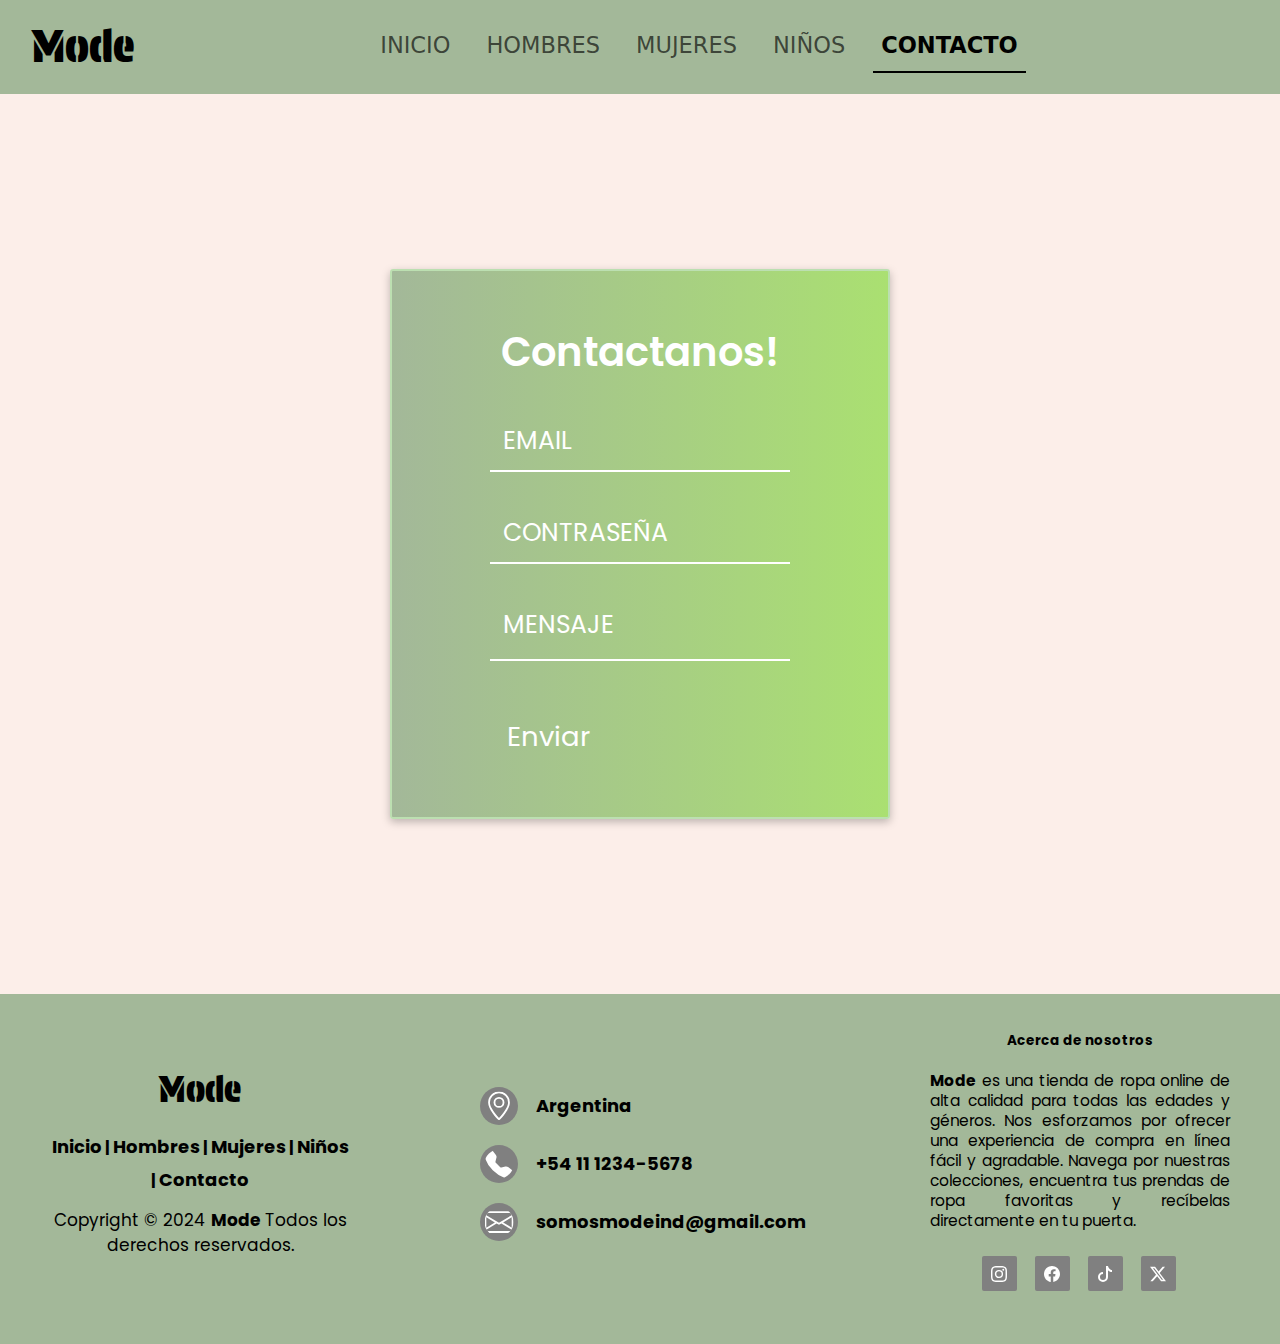
<file: pages/contacto.html>
<!doctype html>
<html lang="en">

<head>
    <meta charset="utf-8">
    <meta name="viewport" content="width=device-width, initial-scale=1">
    <title>Contacto | Mode Indumentaria</title>
    <meta name="description" content="En MODE compra ropa, calzado y accesorios para Hombre, Mujeres y Niños de forma online. Aprovecha las ofertas del dia, los envios a toda la Argentina y las cuotas sin interes." >
    <meta name="keywords" content="MODE, ropa, calzado, accesorios, Hombre, Mujer, Niños, online, ofertas, envios, Argentina, cuotas" >
    <link rel="shortcut icon" href="https://cdn.vectorstock.com/i/preview-1x/40/90/monogram-letter-m-logo-mockup-thin-line-vector-8474090.jpg">
    <!-- Bootstrap -->
    <link href="https://cdn.jsdelivr.net/npm/bootstrap@5.3.3/dist/css/bootstrap.min.css" rel="stylesheet"
        integrity="sha384-QWTKZyjpPEjISv5WaRU9OFeRpok6YctnYmDr5pNlyT2bRjXh0JMhjY6hW+ALEwIH" crossorigin="anonymous">
    <!-- Link animate.css -->
    <link rel="stylesheet" href="https://cdnjs.cloudflare.com/ajax/libs/animate.css/4.1.1/animate.min.css" />
    <!-- CSS -->
    <link rel="stylesheet" href="../css/style.css">
</head>

<body>
    <!-- Barra de navegacion -->
    <nav class="navbar navbar-expand-md bg-body-tertiary nav-underline navegacion">
        <div class="container-fluid">
            <a class="navbar-brand logo animate__animated animate__flip" href="../index.html">Mode</a>
            <button class="navbar-toggler" type="button" data-bs-toggle="collapse" data-bs-target="#navbarNav"
                aria-controls="navbarNav" aria-expanded="false" aria-label="Toggle navigation">
                <span class="navbar-toggler-icon"></span>
            </button>
            <div class="collapse navbar-collapse" id="navbarNav">
                <ul class="navbar-nav">
                    <li class="nav-item link">
                        <a class="nav-link" href="../index.html">INICIO</a>
                    </li>
                    <li class="nav-item link">
                        <a class="nav-link" href="./hombres.html">HOMBRES</a>
                    </li>
                    <li class="nav-item link">
                        <a class="nav-link" href="./mujeres.html">MUJERES</a>
                    </li>
                    <li class="nav-item link">
                        <a class="nav-link" href="./niños.html">NIÑOS</a>
                    </li>
                    <li class="nav-item link">
                        <a class="nav-link active" aria-current="page" href="./contacto.html">CONTACTO</a>
                    </li>
                </ul>
            </div>
        </div>
    </nav>
    <!-- Main contacto -->
    <main class="main-contacto">
        <div class="container">
            <h2>Contactanos!</h2>
            <form action="#" method="get">
                <div class="input">
                    <input type="email" name="email"  required>
                    <label for="email">Email</label>
                </div>
                <div class="input">
                    <input type="password" name="contraseña"  required>
                    <label for="contraseña">Contraseña</label>
                </div>
                <div class="input">
                    <textarea name="mensaje" cols="30" rows="1"></textarea>
                    <label for="mensaje">Mensaje</label>
                </div>
                <button>Enviar</button>
            </form>
        </div>
    </main>
    <!-- Footer -->
    <footer class="footer-distributed">

        <div class="footer-left">
            <h3>Mode</h3>

            <p class="footer-links">
                <a href="./index.html">Inicio</a>
                |
                <a href="./pages/hombres.html">Hombres</a>
                |
                <a href="./pages/mujeres.html">Mujeres</a>
                |
                <a href="./pages/niños.html">Niños</a>
                |
                <a href="./pages/contacto.html">Contacto</a>
            </p>

            <p class="footer-company-name">Copyright © 2024 <strong>Mode</strong> Todos los derechos reservados.</p>
        </div>

        <div class="footer-center">
            <div>
                <svg xmlns="http://www.w3.org/2000/svg" width="16" height="16" fill="currentColor" class="bi bi-geo-alt" viewBox="0 0 16 16">
                    <path d="M12.166 8.94c-.524 1.062-1.234 2.12-1.96 3.07A32 32 0 0 1 8 14.58a32 32 0 0 1-2.206-2.57c-.726-.95-1.436-2.008-1.96-3.07C3.304 7.867 3 6.862 3 6a5 5 0 0 1 10 0c0 .862-.305 1.867-.834 2.94M8 16s6-5.686 6-10A6 6 0 0 0 2 6c0 4.314 6 10 6 10"/>
                    <path d="M8 8a2 2 0 1 1 0-4 2 2 0 0 1 0 4m0 1a3 3 0 1 0 0-6 3 3 0 0 0 0 6"/>
                </svg>
                <p>Argentina</p>
            </div>

            <div>
                <svg xmlns="http://www.w3.org/2000/svg" width="16" height="16" fill="currentColor" class="bi bi-telephone-fill" viewBox="0 0 16 16">
                    <path fill-rule="evenodd" d="M1.885.511a1.745 1.745 0 0 1 2.61.163L6.29 2.98c.329.423.445.974.315 1.494l-.547 2.19a.68.68 0 0 0 .178.643l2.457 2.457a.68.68 0 0 0 .644.178l2.189-.547a1.75 1.75 0 0 1 1.494.315l2.306 1.794c.829.645.905 1.87.163 2.611l-1.034 1.034c-.74.74-1.846 1.065-2.877.702a18.6 18.6 0 0 1-7.01-4.42 18.6 18.6 0 0 1-4.42-7.009c-.362-1.03-.037-2.137.703-2.877z"/>
                </svg>
                <p>+54 11 1234-5678</p>
            </div>
            <div>
                <svg xmlns="http://www.w3.org/2000/svg" width="16" height="16" fill="currentColor" class="bi bi-envelope" viewBox="0 0 16 16">
                    <path d="M0 4a2 2 0 0 1 2-2h12a2 2 0 0 1 2 2v8a2 2 0 0 1-2 2H2a2 2 0 0 1-2-2zm2-1a1 1 0 0 0-1 1v.217l7 4.2 7-4.2V4a1 1 0 0 0-1-1zm13 2.383-4.708 2.825L15 11.105zm-.034 6.876-5.64-3.471L8 9.583l-1.326-.795-5.64 3.47A1 1 0 0 0 2 13h12a1 1 0 0 0 .966-.741M1 11.105l4.708-2.897L1 5.383z"/>
                </svg>
                <p><a href="#">somosmodeind@gmail.com</a></p>
            </div>
        </div>
        <div class="footer-right">
            <p class="footer-company-about">
                <span>Acerca de nosotros</span>
                <strong>Mode</strong> es una tienda de ropa online de alta calidad para todas las edades y géneros. Nos esforzamos por ofrecer una experiencia de compra en línea fácil y agradable. Navega por
                nuestras colecciones, encuentra tus prendas de ropa favoritas y recíbelas directamente en tu puerta.
            </p>
            <div class="footer-icons">
                <a href="#"><svg xmlns="http://www.w3.org/2000/svg" width="16" height="16" fill="currentColor" class="bi bi-instagram" viewBox="0 0 16 16">
                    <path d="M8 0C5.829 0 5.556.01 4.703.048 3.85.088 3.269.222 2.76.42a3.9 3.9 0 0 0-1.417.923A3.9 3.9 0 0 0 .42 2.76C.222 3.268.087 3.85.048 4.7.01 5.555 0 5.827 0 8.001c0 2.172.01 2.444.048 3.297.04.852.174 1.433.372 1.942.205.526.478.972.923 1.417.444.445.89.719 1.416.923.51.198 1.09.333 1.942.372C5.555 15.99 5.827 16 8 16s2.444-.01 3.298-.048c.851-.04 1.434-.174 1.943-.372a3.9 3.9 0 0 0 1.416-.923c.445-.445.718-.891.923-1.417.197-.509.332-1.09.372-1.942C15.99 10.445 16 10.173 16 8s-.01-2.445-.048-3.299c-.04-.851-.175-1.433-.372-1.941a3.9 3.9 0 0 0-.923-1.417A3.9 3.9 0 0 0 13.24.42c-.51-.198-1.092-.333-1.943-.372C10.443.01 10.172 0 7.998 0zm-.717 1.442h.718c2.136 0 2.389.007 3.232.046.78.035 1.204.166 1.486.275.373.145.64.319.92.599s.453.546.598.92c.11.281.24.705.275 1.485.039.843.047 1.096.047 3.231s-.008 2.389-.047 3.232c-.035.78-.166 1.203-.275 1.485a2.5 2.5 0 0 1-.599.919c-.28.28-.546.453-.92.598-.28.11-.704.24-1.485.276-.843.038-1.096.047-3.232.047s-2.39-.009-3.233-.047c-.78-.036-1.203-.166-1.485-.276a2.5 2.5 0 0 1-.92-.598 2.5 2.5 0 0 1-.6-.92c-.109-.281-.24-.705-.275-1.485-.038-.843-.046-1.096-.046-3.233s.008-2.388.046-3.231c.036-.78.166-1.204.276-1.486.145-.373.319-.64.599-.92s.546-.453.92-.598c.282-.11.705-.24 1.485-.276.738-.034 1.024-.044 2.515-.045zm4.988 1.328a.96.96 0 1 0 0 1.92.96.96 0 0 0 0-1.92m-4.27 1.122a4.109 4.109 0 1 0 0 8.217 4.109 4.109 0 0 0 0-8.217m0 1.441a2.667 2.667 0 1 1 0 5.334 2.667 2.667 0 0 1 0-5.334"/>
                </svg></a>
                <a href="#"><svg xmlns="http://www.w3.org/2000/svg" width="16" height="16" fill="currentColor" class="bi bi-facebook" viewBox="0 0 16 16">
                    <path d="M16 8.049c0-4.446-3.582-8.05-8-8.05C3.58 0-.002 3.603-.002 8.05c0 4.017 2.926 7.347 6.75 7.951v-5.625h-2.03V8.05H6.75V6.275c0-2.017 1.195-3.131 3.022-3.131.876 0 1.791.157 1.791.157v1.98h-1.009c-.993 0-1.303.621-1.303 1.258v1.51h2.218l-.354 2.326H9.25V16c3.824-.604 6.75-3.934 6.75-7.951"/>
                </svg></i></a>
                <a href="#"><svg xmlns="http://www.w3.org/2000/svg" width="16" height="16" fill="currentColor" class="bi bi-tiktok" viewBox="0 0 16 16">
                    <path d="M9 0h1.98c.144.715.54 1.617 1.235 2.512C12.895 3.389 13.797 4 15 4v2c-1.753 0-3.07-.814-4-1.829V11a5 5 0 1 1-5-5v2a3 3 0 1 0 3 3z"/>
                </svg></a>
                <a href="#"><svg xmlns="http://www.w3.org/2000/svg" width="16" height="16" fill="currentColor" class="bi bi-twitter-x" viewBox="0 0 16 16">
                    <path d="M12.6.75h2.454l-5.36 6.142L16 15.25h-4.937l-3.867-5.07-4.425 5.07H.316l5.733-6.57L0 .75h5.063l3.495 4.633L12.601.75Zm-.86 13.028h1.36L4.323 2.145H2.865z"/>
                </svg></a>
            </div>
        </div>
    </footer>
    <script src="https://cdn.jsdelivr.net/npm/bootstrap@5.3.3/dist/js/bootstrap.bundle.min.js"
        integrity="sha384-YvpcrYf0tY3lHB60NNkmXc5s9fDVZLESaAA55NDzOxhy9GkcIdslK1eN7N6jIeHz"
        crossorigin="anonymous"></script>
</body>

</html>
</file>
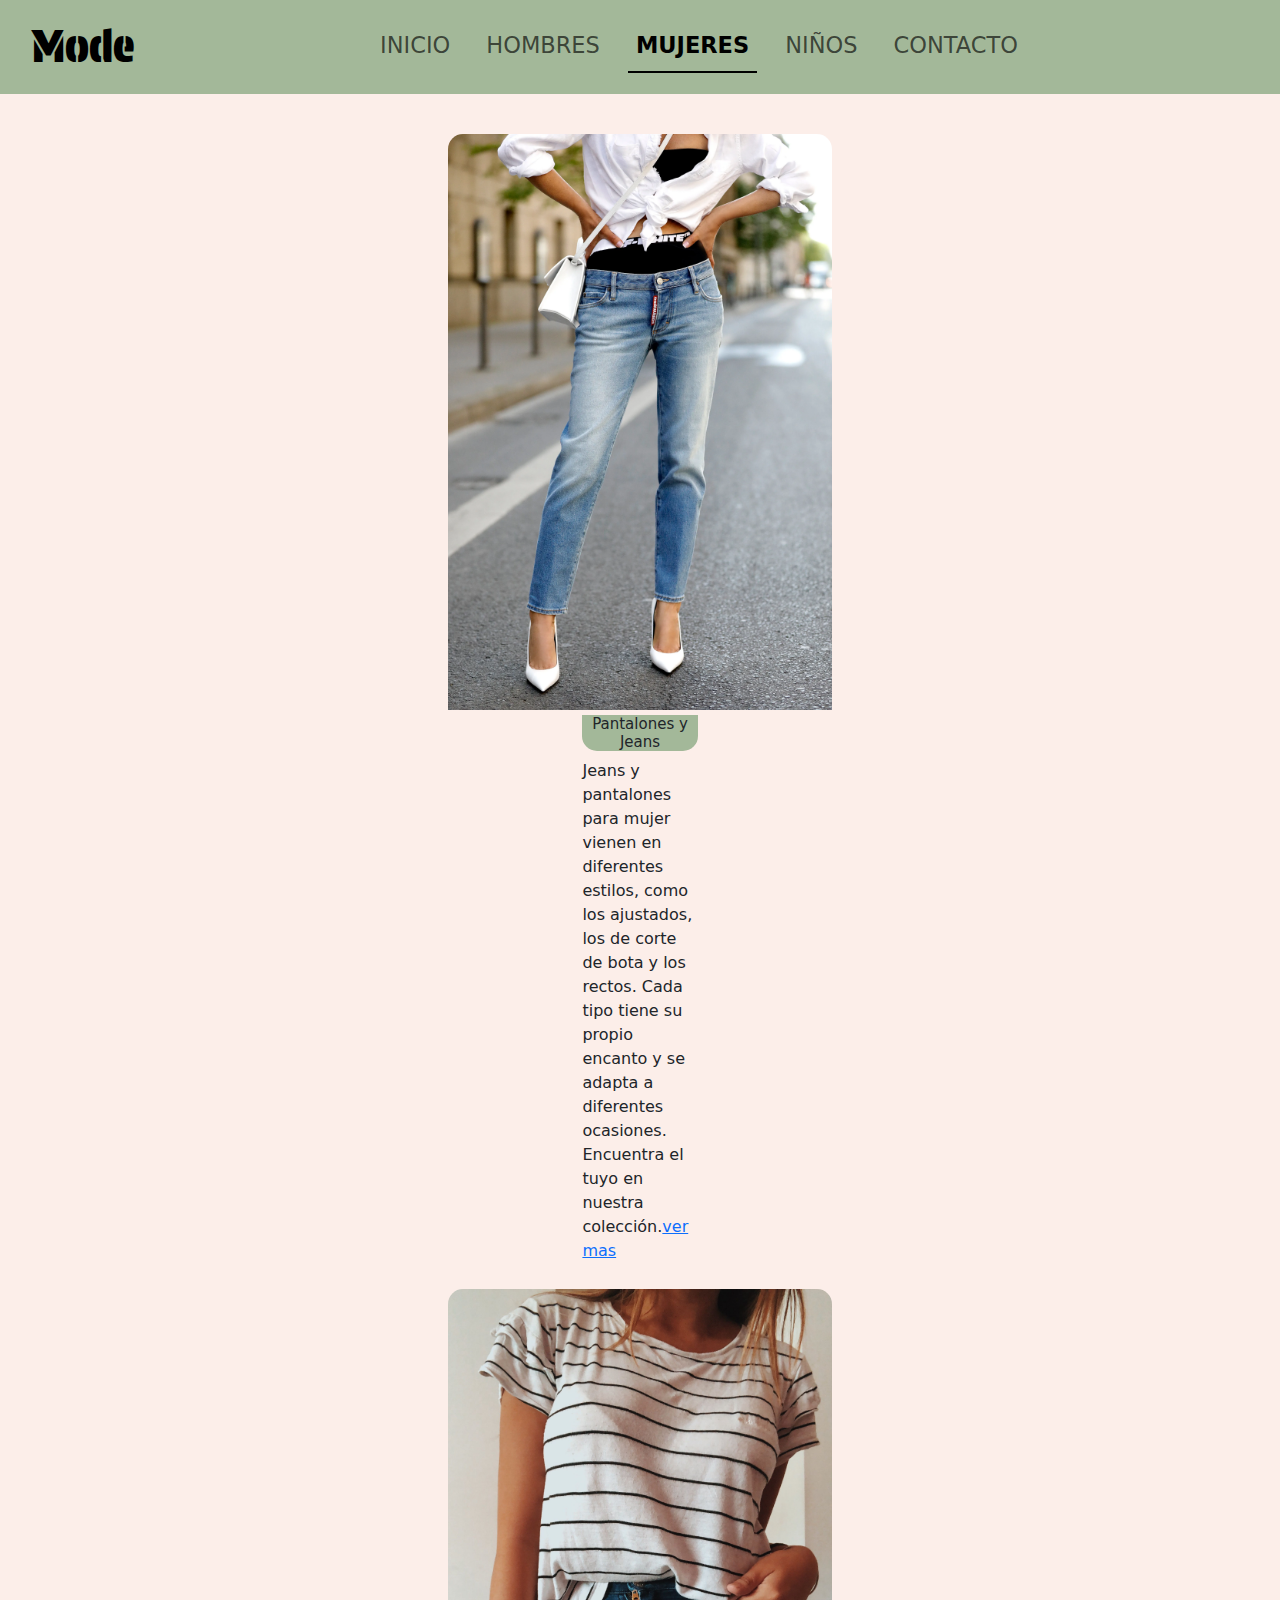
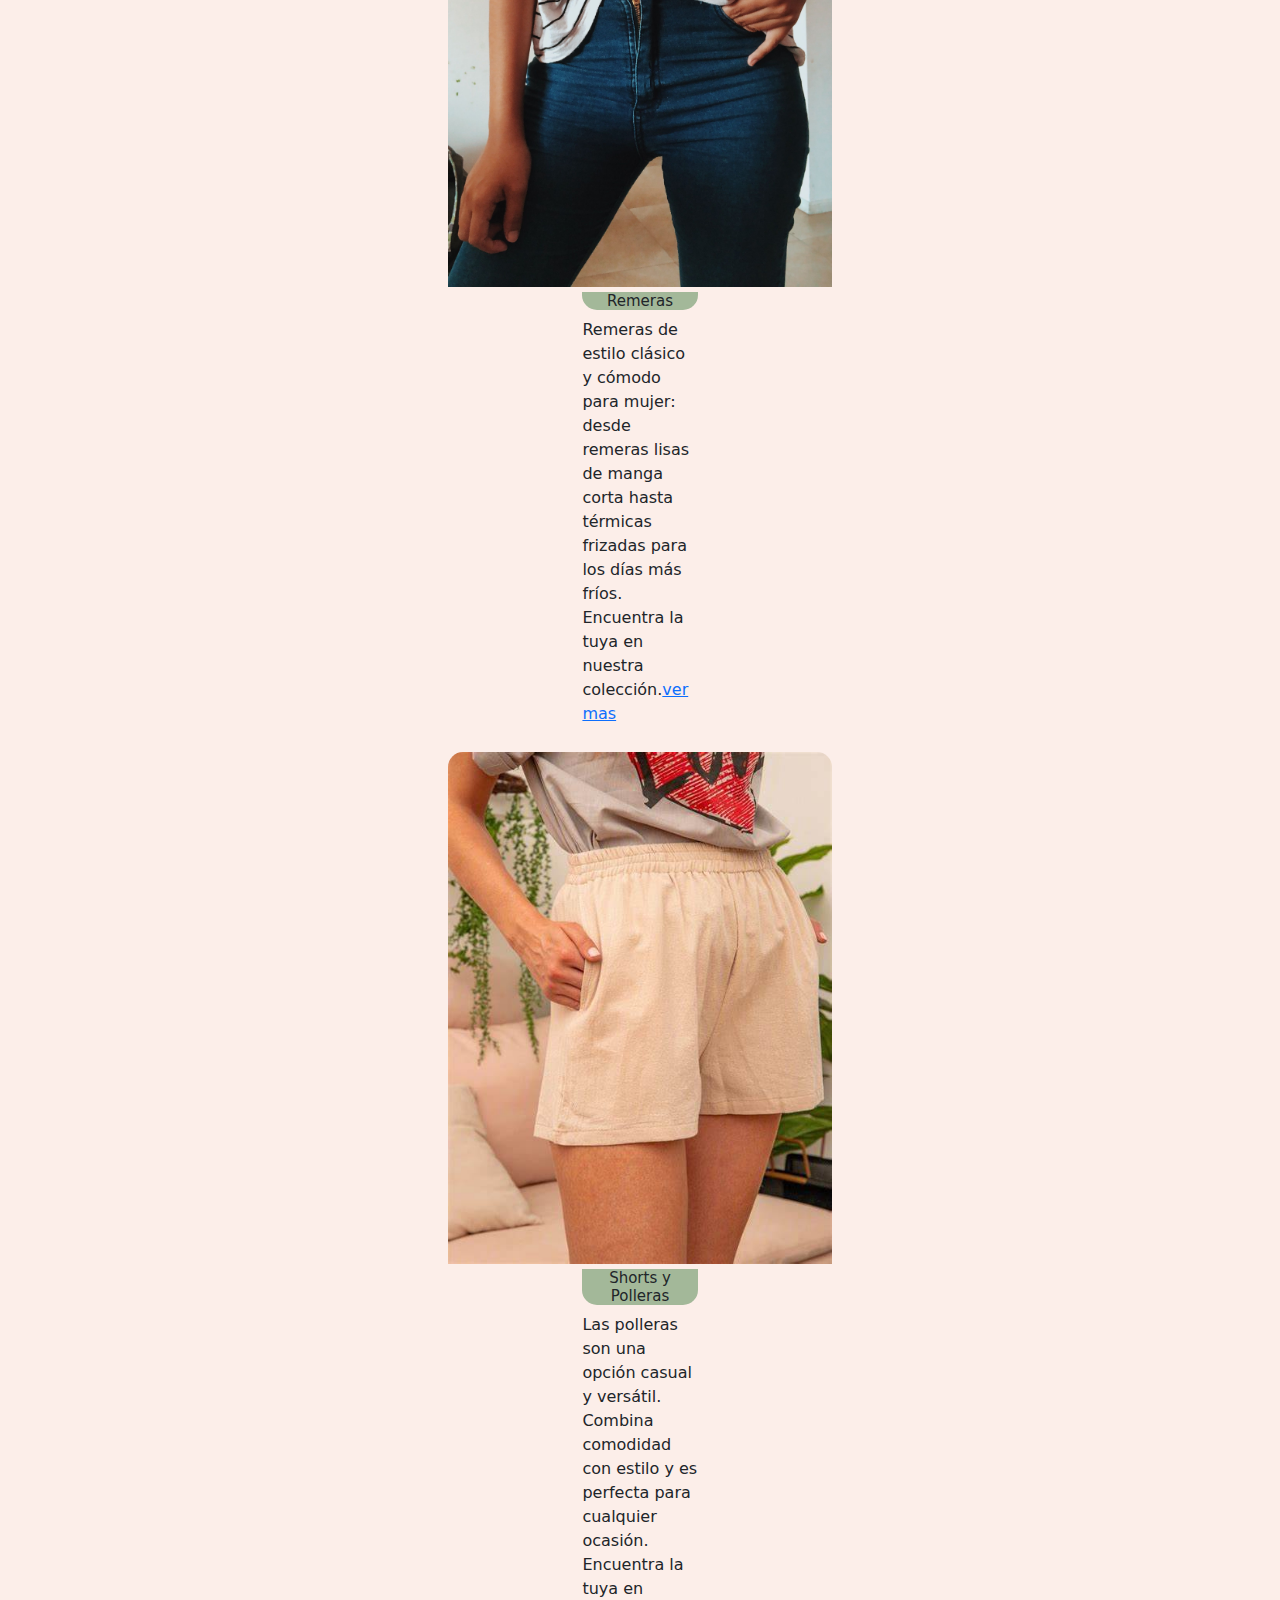
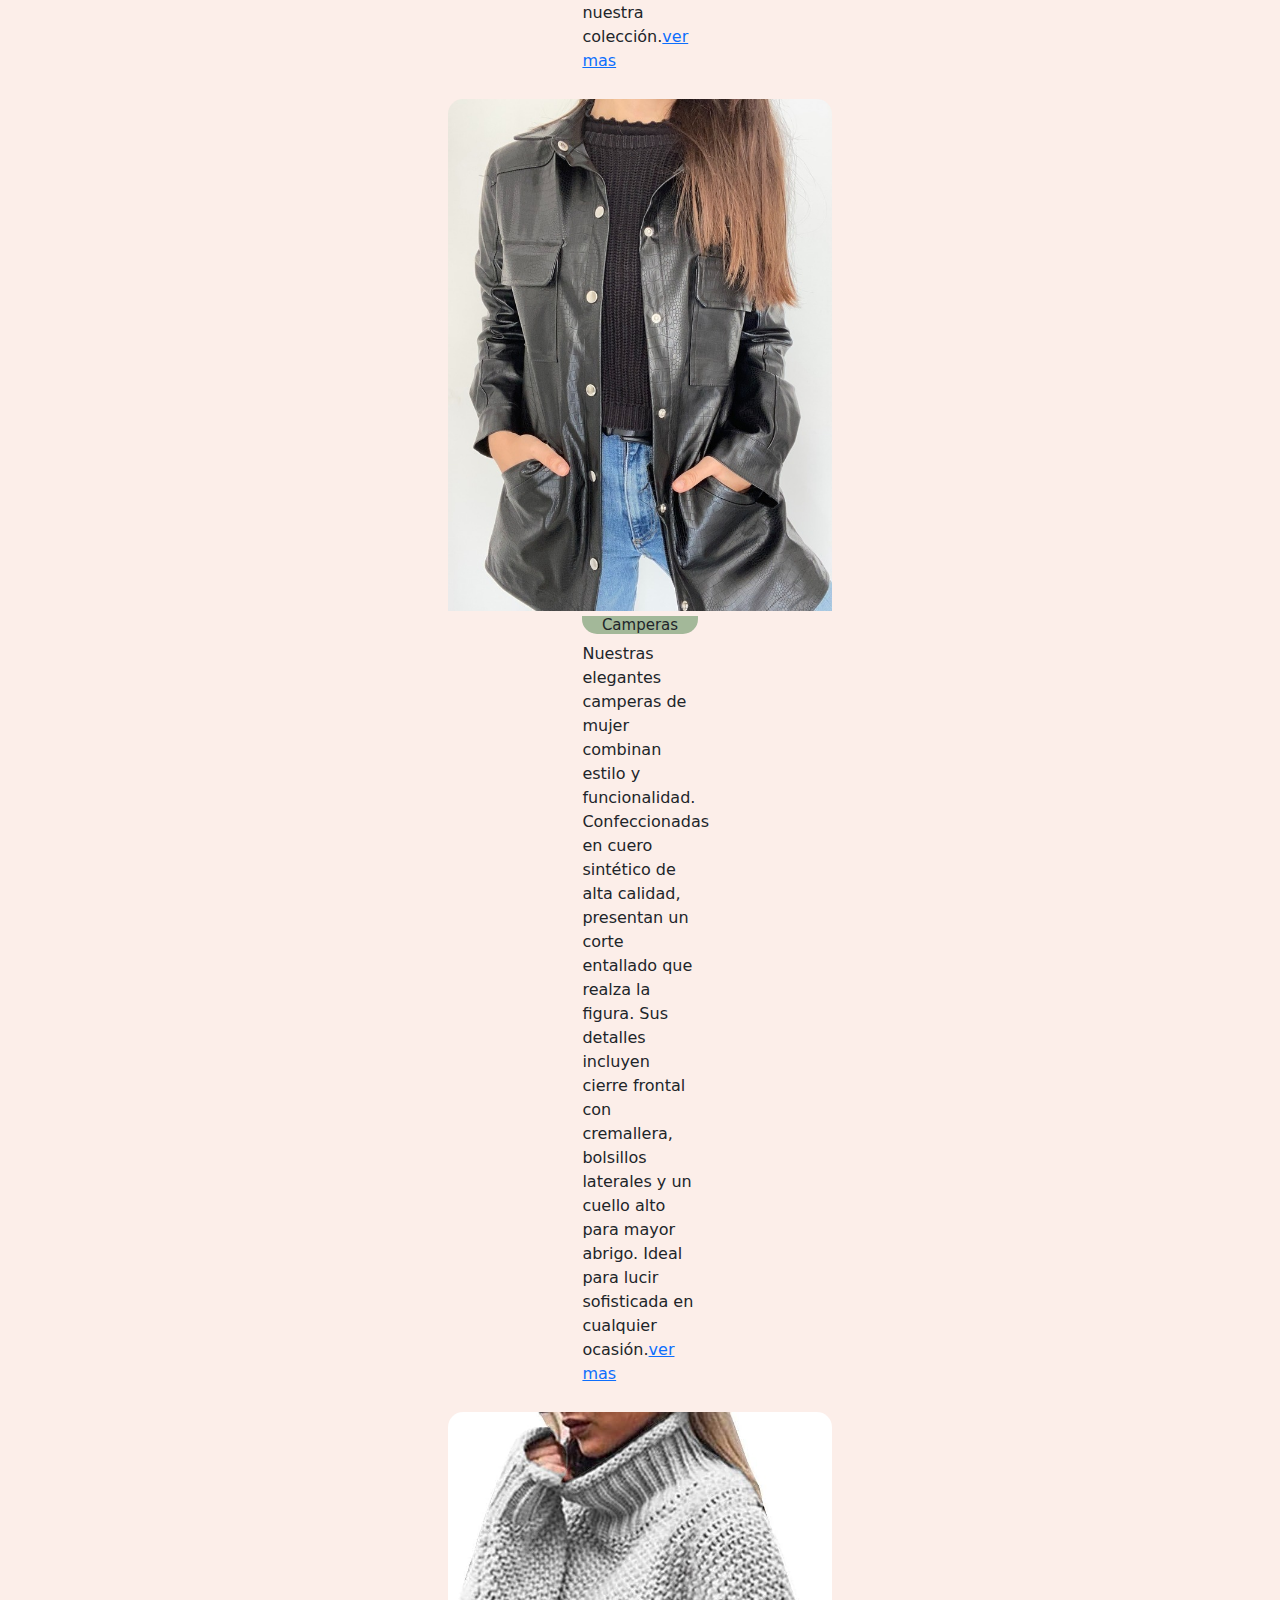
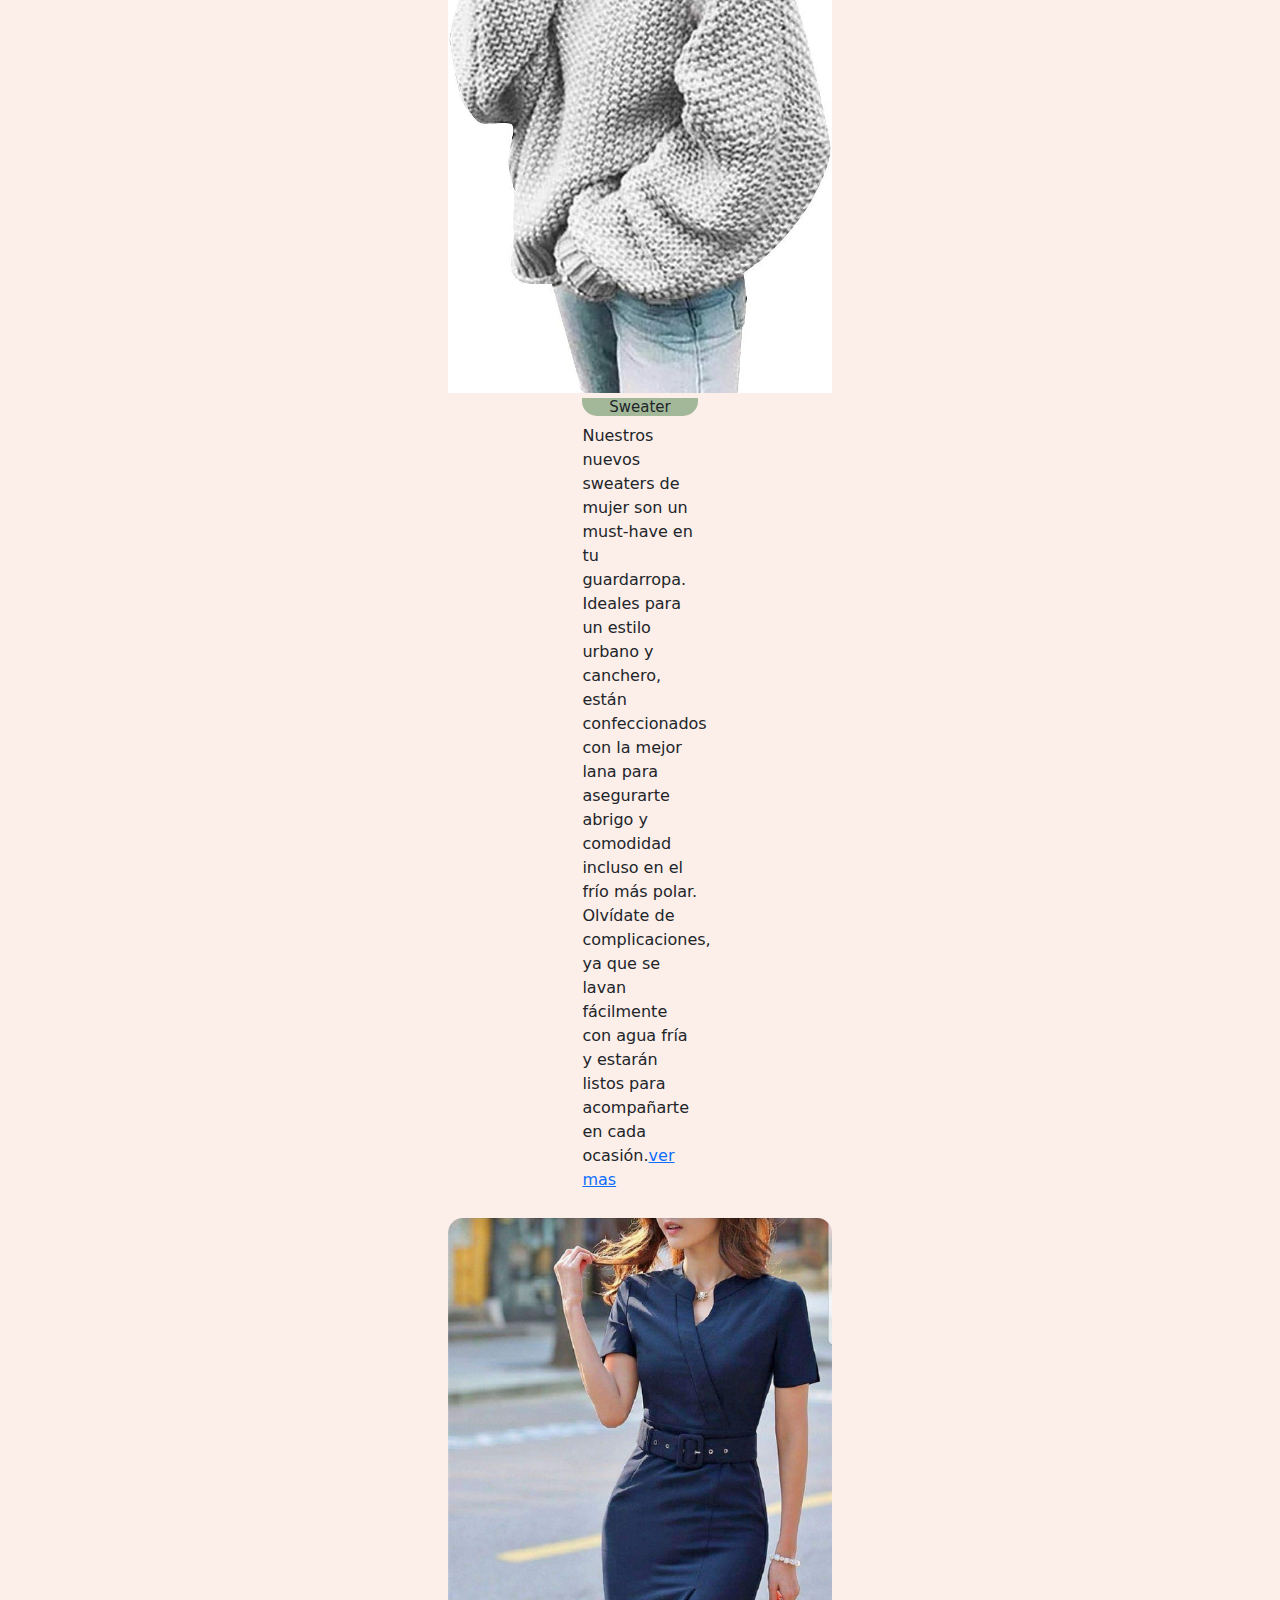
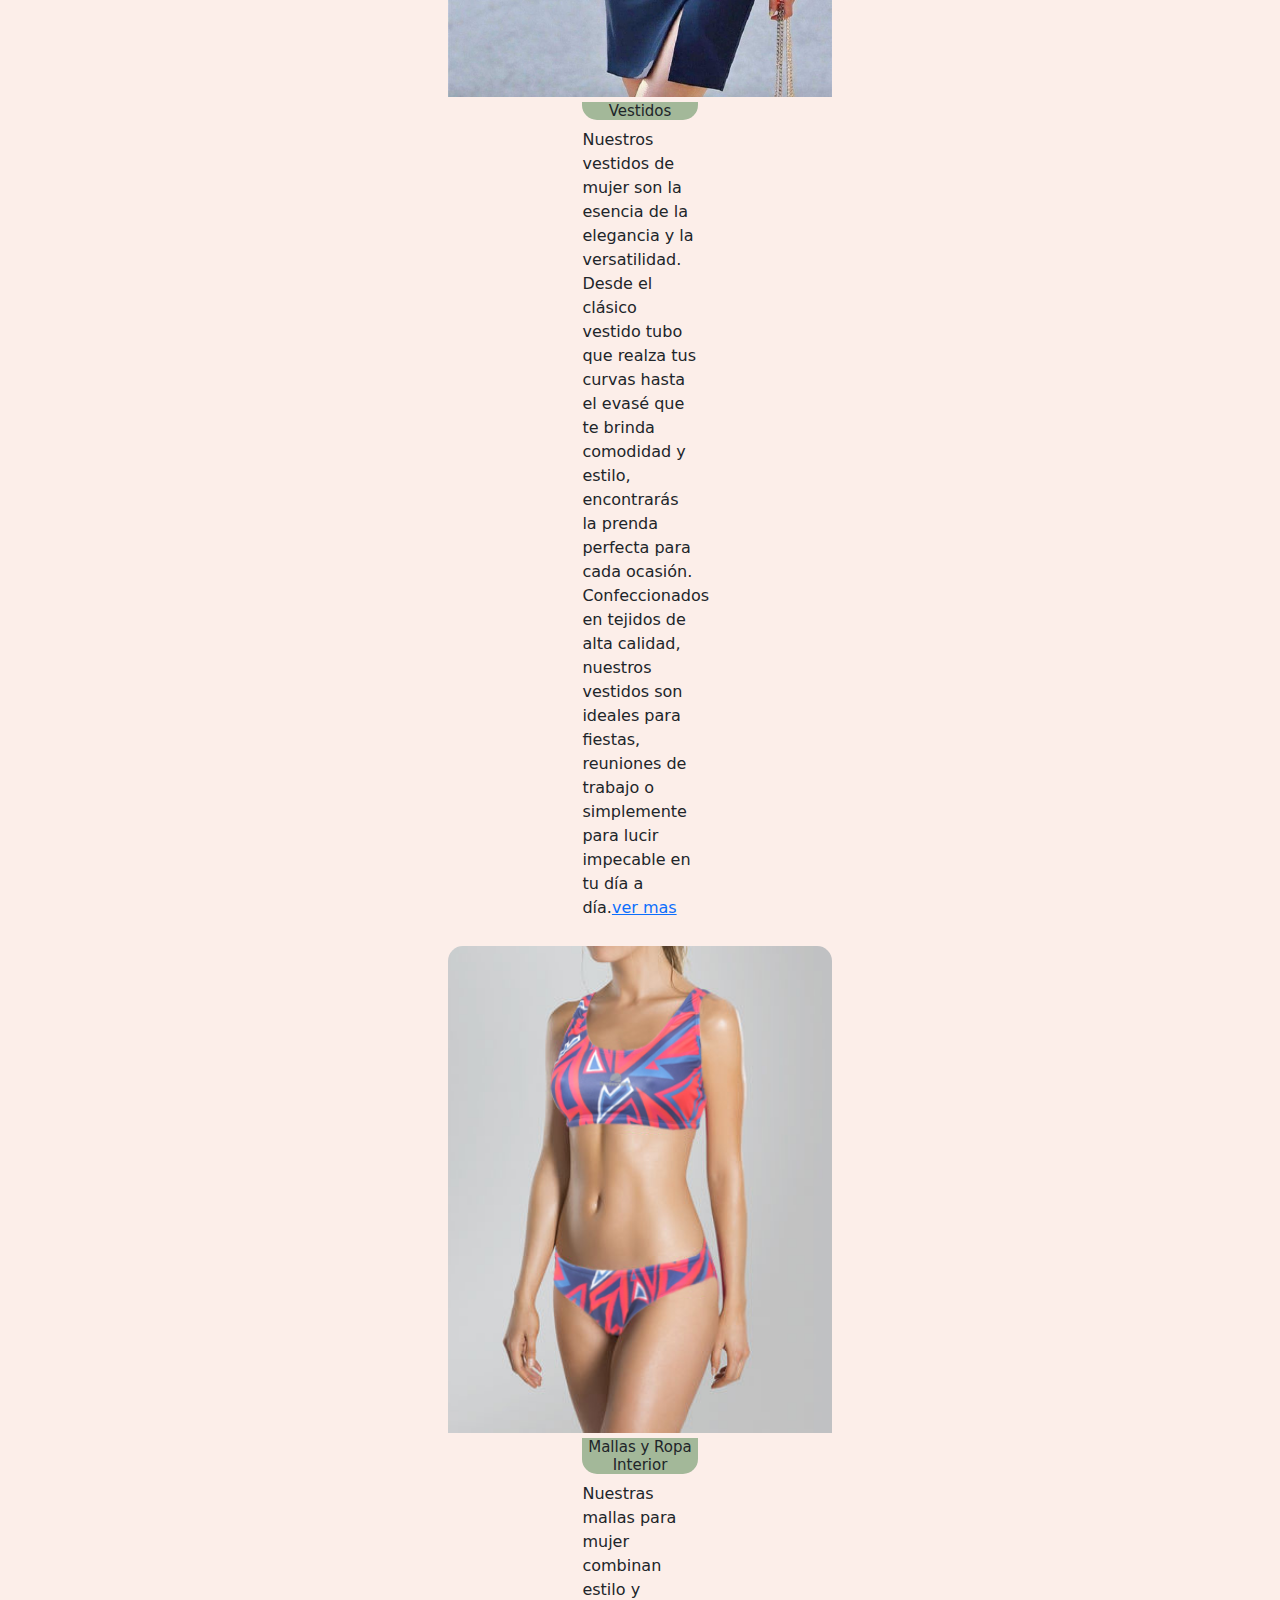
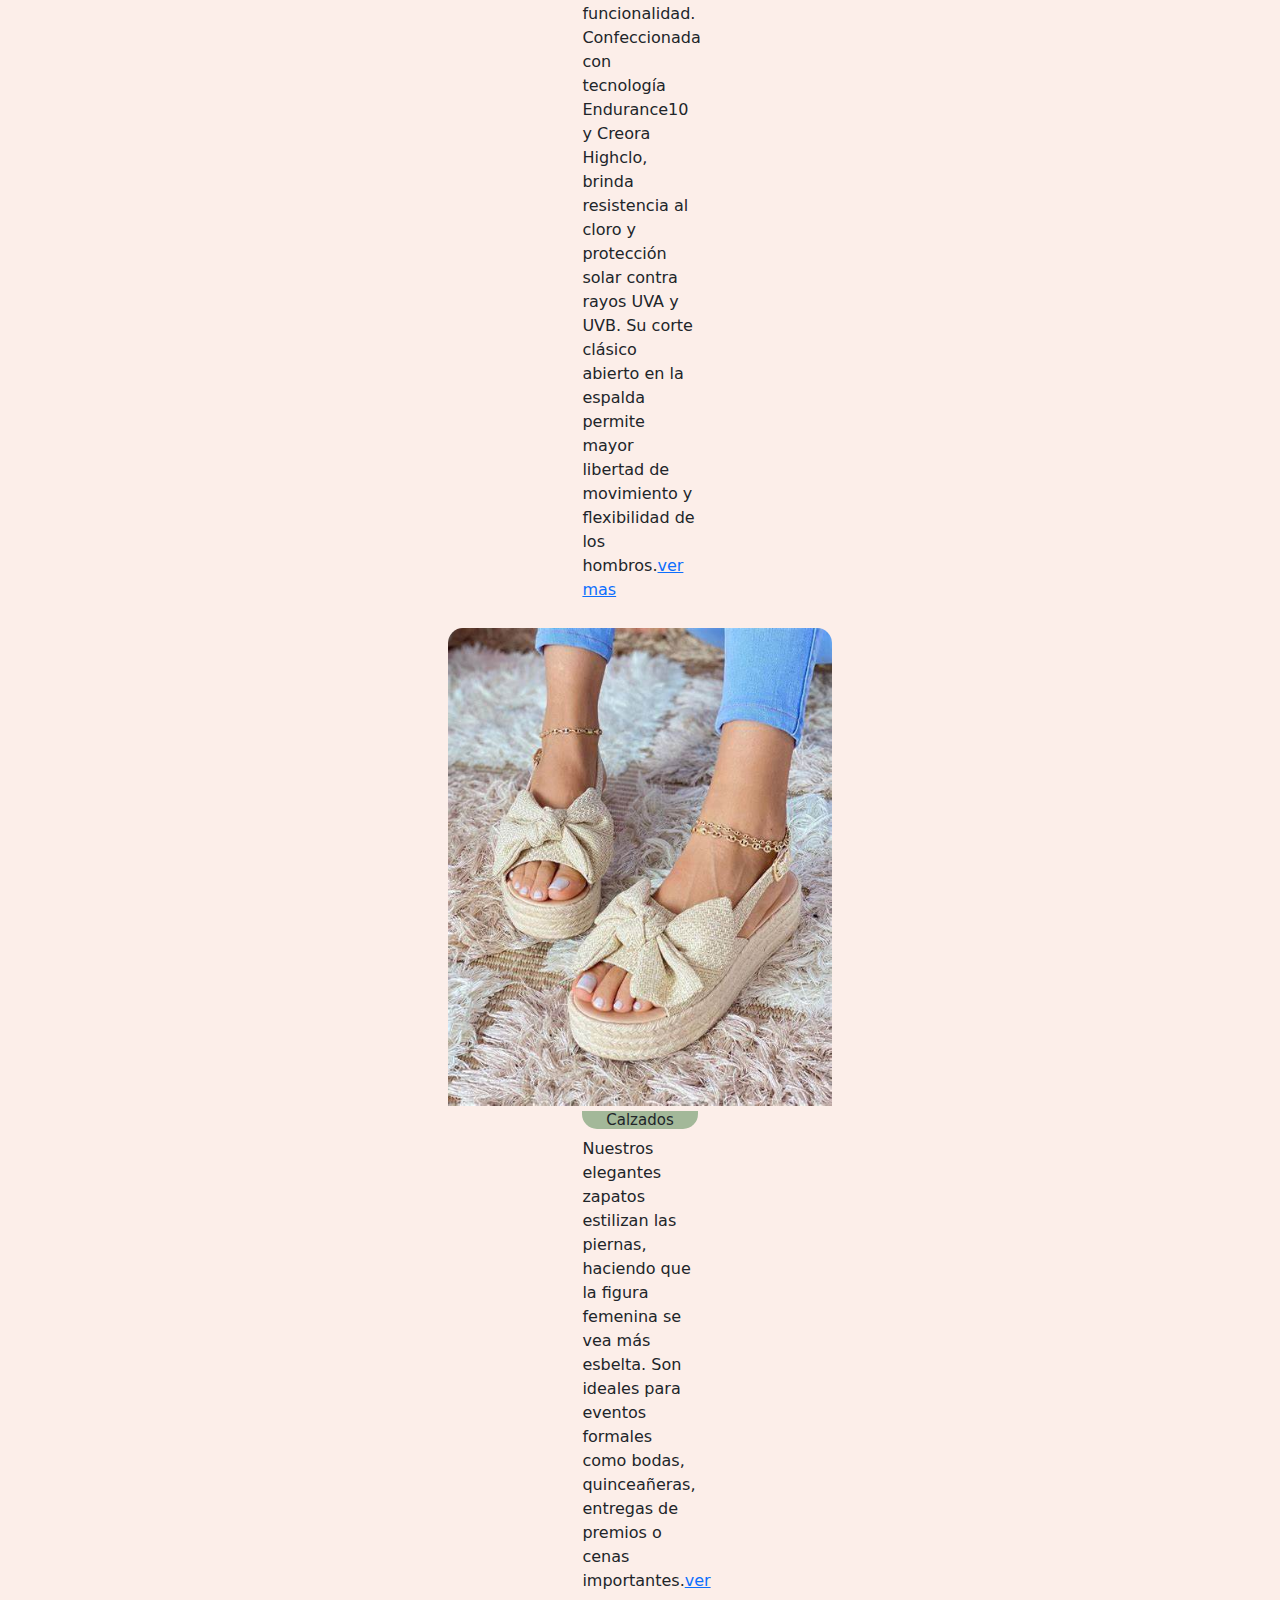
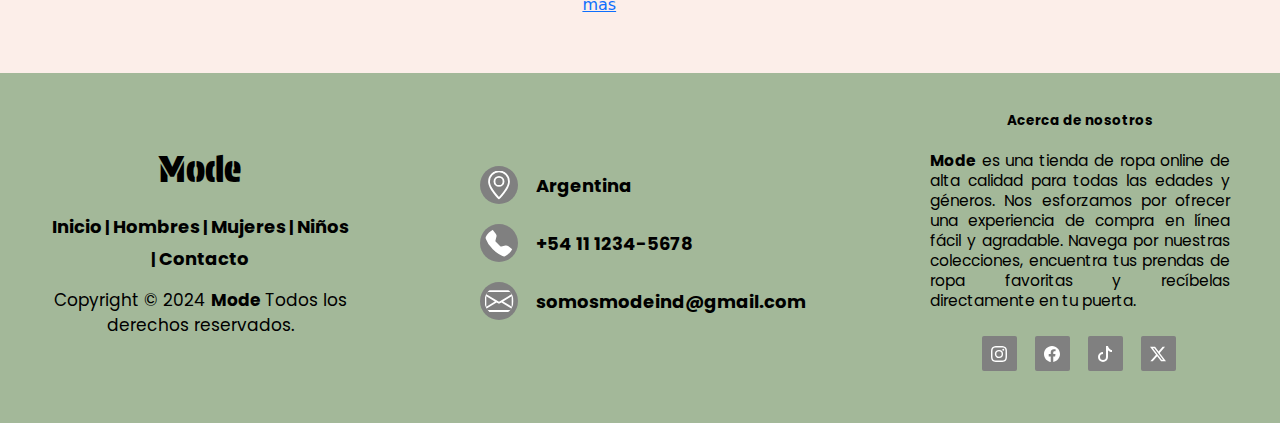
<file: pages/mujeres.html>
<!doctype html>
<html lang="en">

<head>
    <meta charset="utf-8">
    <meta name="viewport" content="width=device-width, initial-scale=1">
    <title>Mujeres | Mode Indumentaria</title>
    <meta name="description" content="En MODE compra ropa, calzado y accesorios para Mujeres de forma online. Aprovecha las ofertas del dia, los envios a toda la Argentina y las cuotas sin interes." >
    <meta name="keywords" content="MODE, ropa, calzado, accesorios, Mujer, online, ofertas, envios, Argentina, cuotas" >
    <link rel="shortcut icon" href="https://cdn.vectorstock.com/i/preview-1x/40/90/monogram-letter-m-logo-mockup-thin-line-vector-8474090.jpg">
    <!-- Bootstrap -->
    <link href="https://cdn.jsdelivr.net/npm/bootstrap@5.3.3/dist/css/bootstrap.min.css" rel="stylesheet"
        integrity="sha384-QWTKZyjpPEjISv5WaRU9OFeRpok6YctnYmDr5pNlyT2bRjXh0JMhjY6hW+ALEwIH" crossorigin="anonymous">
    <!-- Link animate.css -->
    <link rel="stylesheet" href="https://cdnjs.cloudflare.com/ajax/libs/animate.css/4.1.1/animate.min.css" />
    <!-- CSS -->
    <link rel="stylesheet" href="../css/style.css">
</head>

<body>
    <!-- Barra de navegacion -->
    <nav class="navbar navbar-expand-md bg-body-tertiary nav-underline navegacion-mujeres">
        <div class="container-fluid">
            <a class="navbar-brand logo animate__animated animate__flip" href="../index.html">Mode</a>
            <button class="navbar-toggler" type="button" data-bs-toggle="collapse" data-bs-target="#navbarNav"
                aria-controls="navbarNav" aria-expanded="false" aria-label="Toggle navigation">
                <span class="navbar-toggler-icon"></span>
            </button>
            <div class="collapse navbar-collapse" id="navbarNav">
                <ul class="navbar-nav">
                    <li class="nav-item link">
                        <a class="nav-link" href="../index.html">INICIO</a>
                    </li>
                    <li class="nav-item link">
                        <a class="nav-link" href="./hombres.html">HOMBRES</a>
                    </li>
                    <li class="nav-item link">
                        <a class="nav-link active" aria-current="page" href="./mujeres.html">MUJERES</a>
                    </li>
                    <li class="nav-item link">
                        <a class="nav-link" href="./niños.html">NIÑOS</a>
                    </li>
                    <li class="nav-item link">
                        <a class="nav-link" href="./contacto.html">CONTACTO</a>
                    </li>
                </ul>
            </div>
        </div>
    </nav>
    <!-- Main mujeres -->
    <main class="ropa-mujeres">
        <div class="mujer1 animate__animated animate__fadeInLeft">
            <img class="img1" src="../resources/mujeres/jeans-mujer.webp" alt="jeans/pantalos-mujer">
            <div class="texto1">
                <h4>Pantalones y Jeans</h4>
                <p>Jeans y pantalones para mujer vienen en diferentes estilos, como los ajustados, los de corte de bota y los rectos. Cada tipo tiene su propio encanto y se adapta a diferentes ocasiones. Encuentra el tuyo en nuestra colección.<a href="#">ver mas</a></p>
            </div>
        </div>
        <div class="mujer2 animate__animated animate__fadeInRight">
            <img class="img2" src="../resources/mujeres/remera-mujer.jpg" alt="remera-mujer">
            <div class="texto2">
                <h4>Remeras</h4>
                <p>Remeras de estilo clásico y cómodo para mujer: desde remeras lisas de manga corta hasta térmicas frizadas para los días más fríos. Encuentra la tuya en nuestra colección.<a href="#">ver mas</a></p>
            </div>
        </div>
        <div class="mujer3 animate__animated animate__fadeInLeft">
            <img class="img3" src="../resources/mujeres/short-mujer.jpg" alt="short-mujer">
            <div class="texto3">
                <h4>Shorts y Polleras</h4>
                <p>Las polleras son una opción casual y versátil. Combina comodidad con estilo y es perfecta para cualquier ocasión. Encuentra la tuya en nuestra colección.<a href="#">ver mas</a></p>
            </div>
        </div>
        <div class="mujer4 animate__animated animate__fadeInRight">
            <img class="img4" src="../resources/mujeres/campera-mujer.jpg" alt="campera-mujer">
            <div class="texto4">
                <h4>Camperas</h4>
                <p>Nuestras elegantes camperas de mujer combinan estilo y funcionalidad. Confeccionadas en cuero sintético de alta calidad, presentan un corte entallado que realza la figura. Sus detalles incluyen cierre frontal con cremallera, bolsillos laterales y un cuello alto para mayor abrigo. Ideal para lucir sofisticada en cualquier ocasión.<a href="#">ver mas</a></p>
            </div>
        </div>
        <div class="mujer5 animate__animated animate__fadeInLeft">
            <img class="img5" src="../resources/mujeres/sweater-mujer.jpg" alt="sweater-mujer">
            <div class="texto5">
                <h4>Sweater</h4>
                <p>Nuestros nuevos sweaters de mujer son un must-have en tu guardarropa. Ideales para un estilo urbano y canchero, están confeccionados con la mejor lana para asegurarte abrigo y comodidad incluso en el frío más polar. Olvídate de complicaciones, ya que se lavan fácilmente con agua fría y estarán listos para acompañarte en cada ocasión.<a href="#">ver mas</a></p>
            </div>
        </div>
        <div class="mujer6 animate__animated animate__fadeInRight">
            <img class="img6" src="../resources/mujeres/vestido-mujer.jpg" alt="vestido-mujer">
            <div class="texto6">
                <h4>Vestidos</h4>
                <p>Nuestros vestidos de mujer son la esencia de la elegancia y la versatilidad. Desde el clásico vestido tubo que realza tus curvas hasta el evasé que te brinda comodidad y estilo, encontrarás la prenda perfecta para cada ocasión. Confeccionados en tejidos de alta calidad, nuestros vestidos son ideales para fiestas, reuniones de trabajo o simplemente para lucir impecable en tu día a día.<a href="#">ver mas</a></p>
            </div>
        </div>
        <div class="mujer7 animate__animated animate__fadeInLeft">
            <img class="img7" src="../resources/mujeres/malla-mujer.png" alt="malla-mujer">
            <div class="texto7">
                <h4>Mallas y Ropa Interior</h4>
                <p>Nuestras mallas para mujer combinan estilo y funcionalidad. Confeccionada con tecnología Endurance10 y Creora Highclo, brinda resistencia al cloro y protección solar contra rayos UVA y UVB. Su corte clásico abierto en la espalda permite mayor libertad de movimiento y flexibilidad de los hombros.<a href="#">ver mas</a></p>
            </div>
        </div>
        <div class="mujer8 animate__animated animate__fadeInRight">
            <img class="img8" src="../resources/mujeres/calzado-mujer.jpg" alt="calzado-mujer">
            <div class="texto8">
                <h4>Calzados</h4>
                <p>Nuestros elegantes zapatos estilizan las piernas, haciendo que la figura femenina se vea más esbelta. Son ideales para eventos formales como bodas, quinceañeras, entregas de premios o cenas importantes.<a href="#">ver mas</a></p>
            </div>
        </div>
    </main>
    <!-- Footer -->
    <footer class="footer-distributed">

        <div class="footer-left">
            <h3>Mode</h3>

            <p class="footer-links">
                <a href="../index.html">Inicio</a>
                |
                <a href="./hombres.html">Hombres</a>
                |
                <a href="./mujeres.html">Mujeres</a>
                |
                <a href="./niños.html">Niños</a>
                |
                <a href="./contacto.html">Contacto</a>
            </p>

            <p class="footer-company-name">Copyright © 2024 <strong>Mode</strong> Todos los derechos reservados.</p>
        </div>

        <div class="footer-center">
            <div>
                <svg xmlns="http://www.w3.org/2000/svg" width="16" height="16" fill="currentColor" class="bi bi-geo-alt" viewBox="0 0 16 16">
                    <path d="M12.166 8.94c-.524 1.062-1.234 2.12-1.96 3.07A32 32 0 0 1 8 14.58a32 32 0 0 1-2.206-2.57c-.726-.95-1.436-2.008-1.96-3.07C3.304 7.867 3 6.862 3 6a5 5 0 0 1 10 0c0 .862-.305 1.867-.834 2.94M8 16s6-5.686 6-10A6 6 0 0 0 2 6c0 4.314 6 10 6 10"/>
                    <path d="M8 8a2 2 0 1 1 0-4 2 2 0 0 1 0 4m0 1a3 3 0 1 0 0-6 3 3 0 0 0 0 6"/>
                </svg>
                <p>Argentina</p>
            </div>

            <div>
                <svg xmlns="http://www.w3.org/2000/svg" width="16" height="16" fill="currentColor" class="bi bi-telephone-fill" viewBox="0 0 16 16">
                    <path fill-rule="evenodd" d="M1.885.511a1.745 1.745 0 0 1 2.61.163L6.29 2.98c.329.423.445.974.315 1.494l-.547 2.19a.68.68 0 0 0 .178.643l2.457 2.457a.68.68 0 0 0 .644.178l2.189-.547a1.75 1.75 0 0 1 1.494.315l2.306 1.794c.829.645.905 1.87.163 2.611l-1.034 1.034c-.74.74-1.846 1.065-2.877.702a18.6 18.6 0 0 1-7.01-4.42 18.6 18.6 0 0 1-4.42-7.009c-.362-1.03-.037-2.137.703-2.877z"/>
                </svg>
                <p>+54 11 1234-5678</p>
            </div>
            <div>
                <svg xmlns="http://www.w3.org/2000/svg" width="16" height="16" fill="currentColor" class="bi bi-envelope" viewBox="0 0 16 16">
                    <path d="M0 4a2 2 0 0 1 2-2h12a2 2 0 0 1 2 2v8a2 2 0 0 1-2 2H2a2 2 0 0 1-2-2zm2-1a1 1 0 0 0-1 1v.217l7 4.2 7-4.2V4a1 1 0 0 0-1-1zm13 2.383-4.708 2.825L15 11.105zm-.034 6.876-5.64-3.471L8 9.583l-1.326-.795-5.64 3.47A1 1 0 0 0 2 13h12a1 1 0 0 0 .966-.741M1 11.105l4.708-2.897L1 5.383z"/>
                </svg>
                <p><a href="#">somosmodeind@gmail.com</a></p>
            </div>
        </div>
        <div class="footer-right">
            <p class="footer-company-about">
                <span>Acerca de nosotros</span>
                <strong>Mode</strong> es una tienda de ropa online de alta calidad para todas las edades y géneros. Nos esforzamos por ofrecer una experiencia de compra en línea fácil y agradable. Navega por
                nuestras colecciones, encuentra tus prendas de ropa favoritas y recíbelas directamente en tu puerta.
            </p>
            <div class="footer-icons">
                <a href="#"><svg xmlns="http://www.w3.org/2000/svg" width="16" height="16" fill="currentColor" class="bi bi-instagram" viewBox="0 0 16 16">
                    <path d="M8 0C5.829 0 5.556.01 4.703.048 3.85.088 3.269.222 2.76.42a3.9 3.9 0 0 0-1.417.923A3.9 3.9 0 0 0 .42 2.76C.222 3.268.087 3.85.048 4.7.01 5.555 0 5.827 0 8.001c0 2.172.01 2.444.048 3.297.04.852.174 1.433.372 1.942.205.526.478.972.923 1.417.444.445.89.719 1.416.923.51.198 1.09.333 1.942.372C5.555 15.99 5.827 16 8 16s2.444-.01 3.298-.048c.851-.04 1.434-.174 1.943-.372a3.9 3.9 0 0 0 1.416-.923c.445-.445.718-.891.923-1.417.197-.509.332-1.09.372-1.942C15.99 10.445 16 10.173 16 8s-.01-2.445-.048-3.299c-.04-.851-.175-1.433-.372-1.941a3.9 3.9 0 0 0-.923-1.417A3.9 3.9 0 0 0 13.24.42c-.51-.198-1.092-.333-1.943-.372C10.443.01 10.172 0 7.998 0zm-.717 1.442h.718c2.136 0 2.389.007 3.232.046.78.035 1.204.166 1.486.275.373.145.64.319.92.599s.453.546.598.92c.11.281.24.705.275 1.485.039.843.047 1.096.047 3.231s-.008 2.389-.047 3.232c-.035.78-.166 1.203-.275 1.485a2.5 2.5 0 0 1-.599.919c-.28.28-.546.453-.92.598-.28.11-.704.24-1.485.276-.843.038-1.096.047-3.232.047s-2.39-.009-3.233-.047c-.78-.036-1.203-.166-1.485-.276a2.5 2.5 0 0 1-.92-.598 2.5 2.5 0 0 1-.6-.92c-.109-.281-.24-.705-.275-1.485-.038-.843-.046-1.096-.046-3.233s.008-2.388.046-3.231c.036-.78.166-1.204.276-1.486.145-.373.319-.64.599-.92s.546-.453.92-.598c.282-.11.705-.24 1.485-.276.738-.034 1.024-.044 2.515-.045zm4.988 1.328a.96.96 0 1 0 0 1.92.96.96 0 0 0 0-1.92m-4.27 1.122a4.109 4.109 0 1 0 0 8.217 4.109 4.109 0 0 0 0-8.217m0 1.441a2.667 2.667 0 1 1 0 5.334 2.667 2.667 0 0 1 0-5.334"/>
                </svg></a>
                <a href="#"><svg xmlns="http://www.w3.org/2000/svg" width="16" height="16" fill="currentColor" class="bi bi-facebook" viewBox="0 0 16 16">
                    <path d="M16 8.049c0-4.446-3.582-8.05-8-8.05C3.58 0-.002 3.603-.002 8.05c0 4.017 2.926 7.347 6.75 7.951v-5.625h-2.03V8.05H6.75V6.275c0-2.017 1.195-3.131 3.022-3.131.876 0 1.791.157 1.791.157v1.98h-1.009c-.993 0-1.303.621-1.303 1.258v1.51h2.218l-.354 2.326H9.25V16c3.824-.604 6.75-3.934 6.75-7.951"/>
                </svg></i></a>
                <a href="#"><svg xmlns="http://www.w3.org/2000/svg" width="16" height="16" fill="currentColor" class="bi bi-tiktok" viewBox="0 0 16 16">
                    <path d="M9 0h1.98c.144.715.54 1.617 1.235 2.512C12.895 3.389 13.797 4 15 4v2c-1.753 0-3.07-.814-4-1.829V11a5 5 0 1 1-5-5v2a3 3 0 1 0 3 3z"/>
                </svg></a>
                <a href="#"><svg xmlns="http://www.w3.org/2000/svg" width="16" height="16" fill="currentColor" class="bi bi-twitter-x" viewBox="0 0 16 16">
                    <path d="M12.6.75h2.454l-5.36 6.142L16 15.25h-4.937l-3.867-5.07-4.425 5.07H.316l5.733-6.57L0 .75h5.063l3.495 4.633L12.601.75Zm-.86 13.028h1.36L4.323 2.145H2.865z"/>
                </svg></a>
            </div>
        </div>
    </footer>
    <script src="https://cdn.jsdelivr.net/npm/bootstrap@5.3.3/dist/js/bootstrap.bundle.min.js"
        integrity="sha384-YvpcrYf0tY3lHB60NNkmXc5s9fDVZLESaAA55NDzOxhy9GkcIdslK1eN7N6jIeHz"
        crossorigin="anonymous"></script>
</body>

</html>
</file>
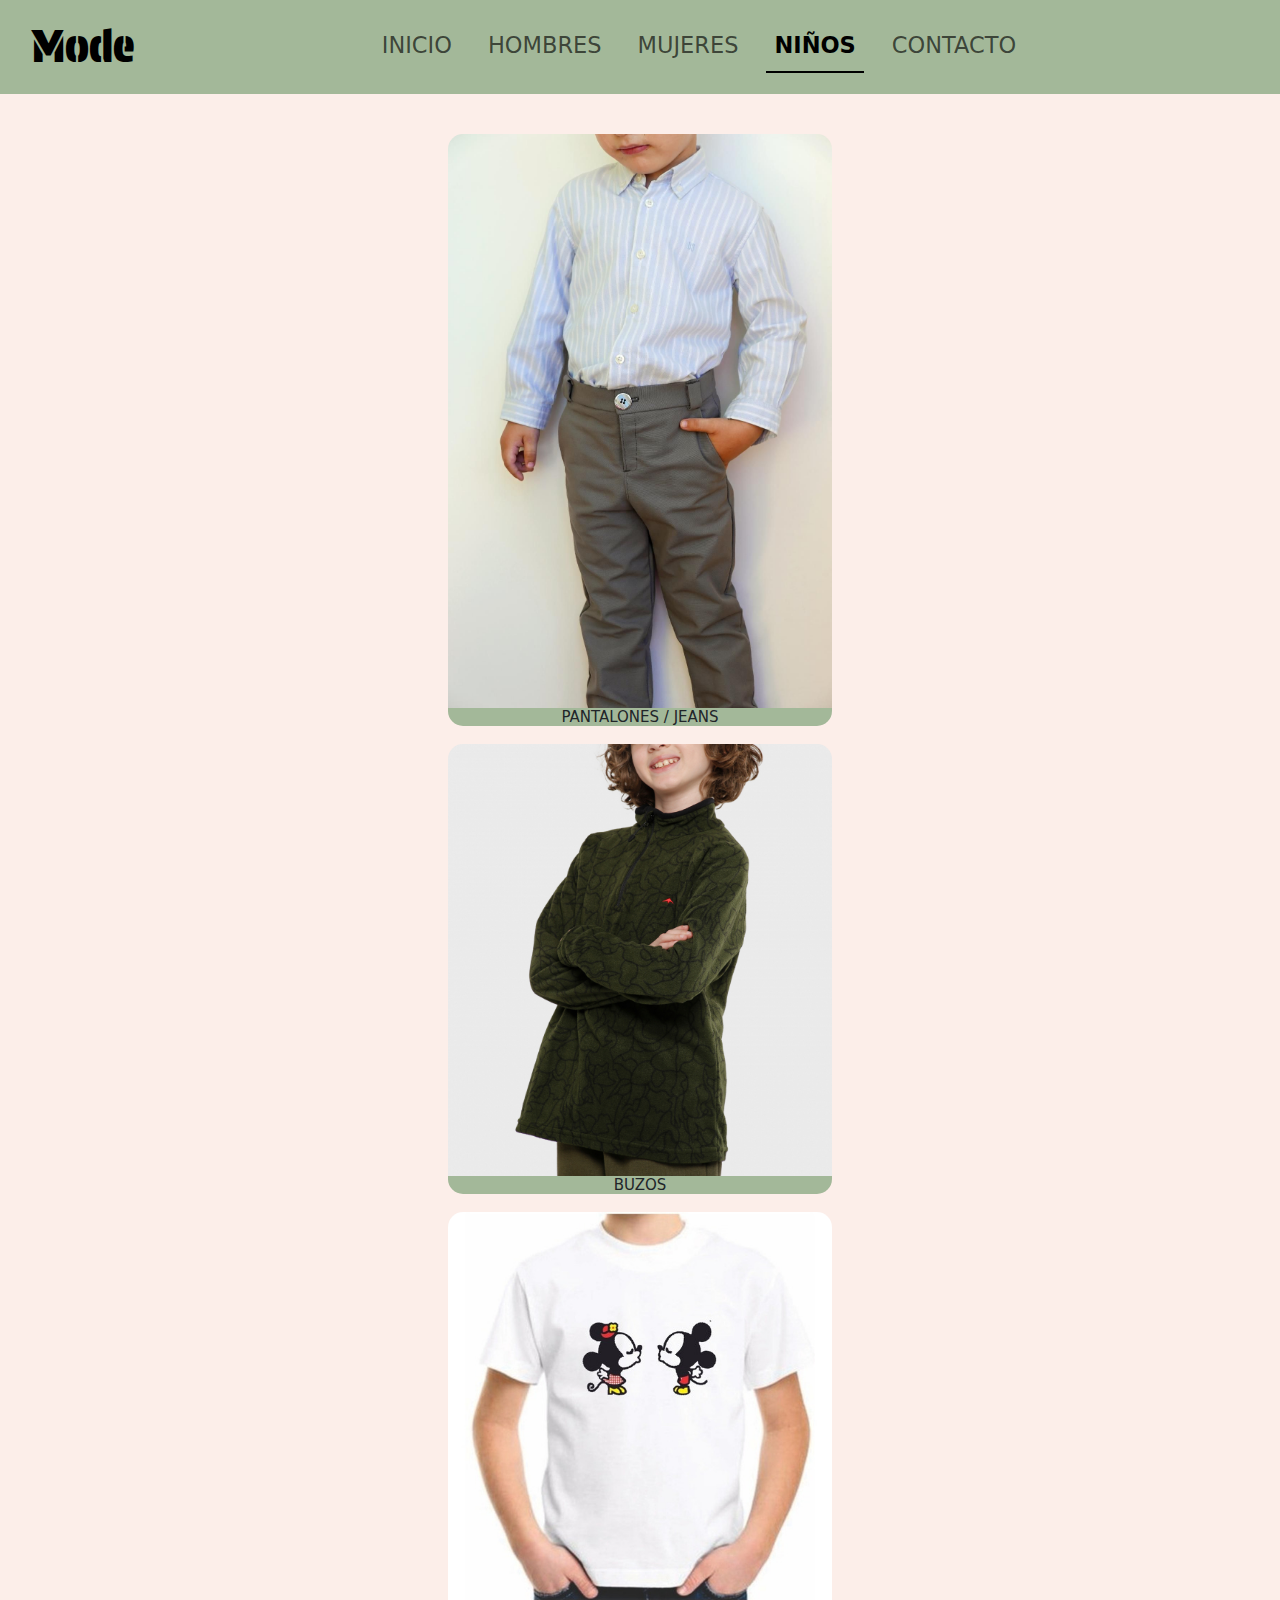
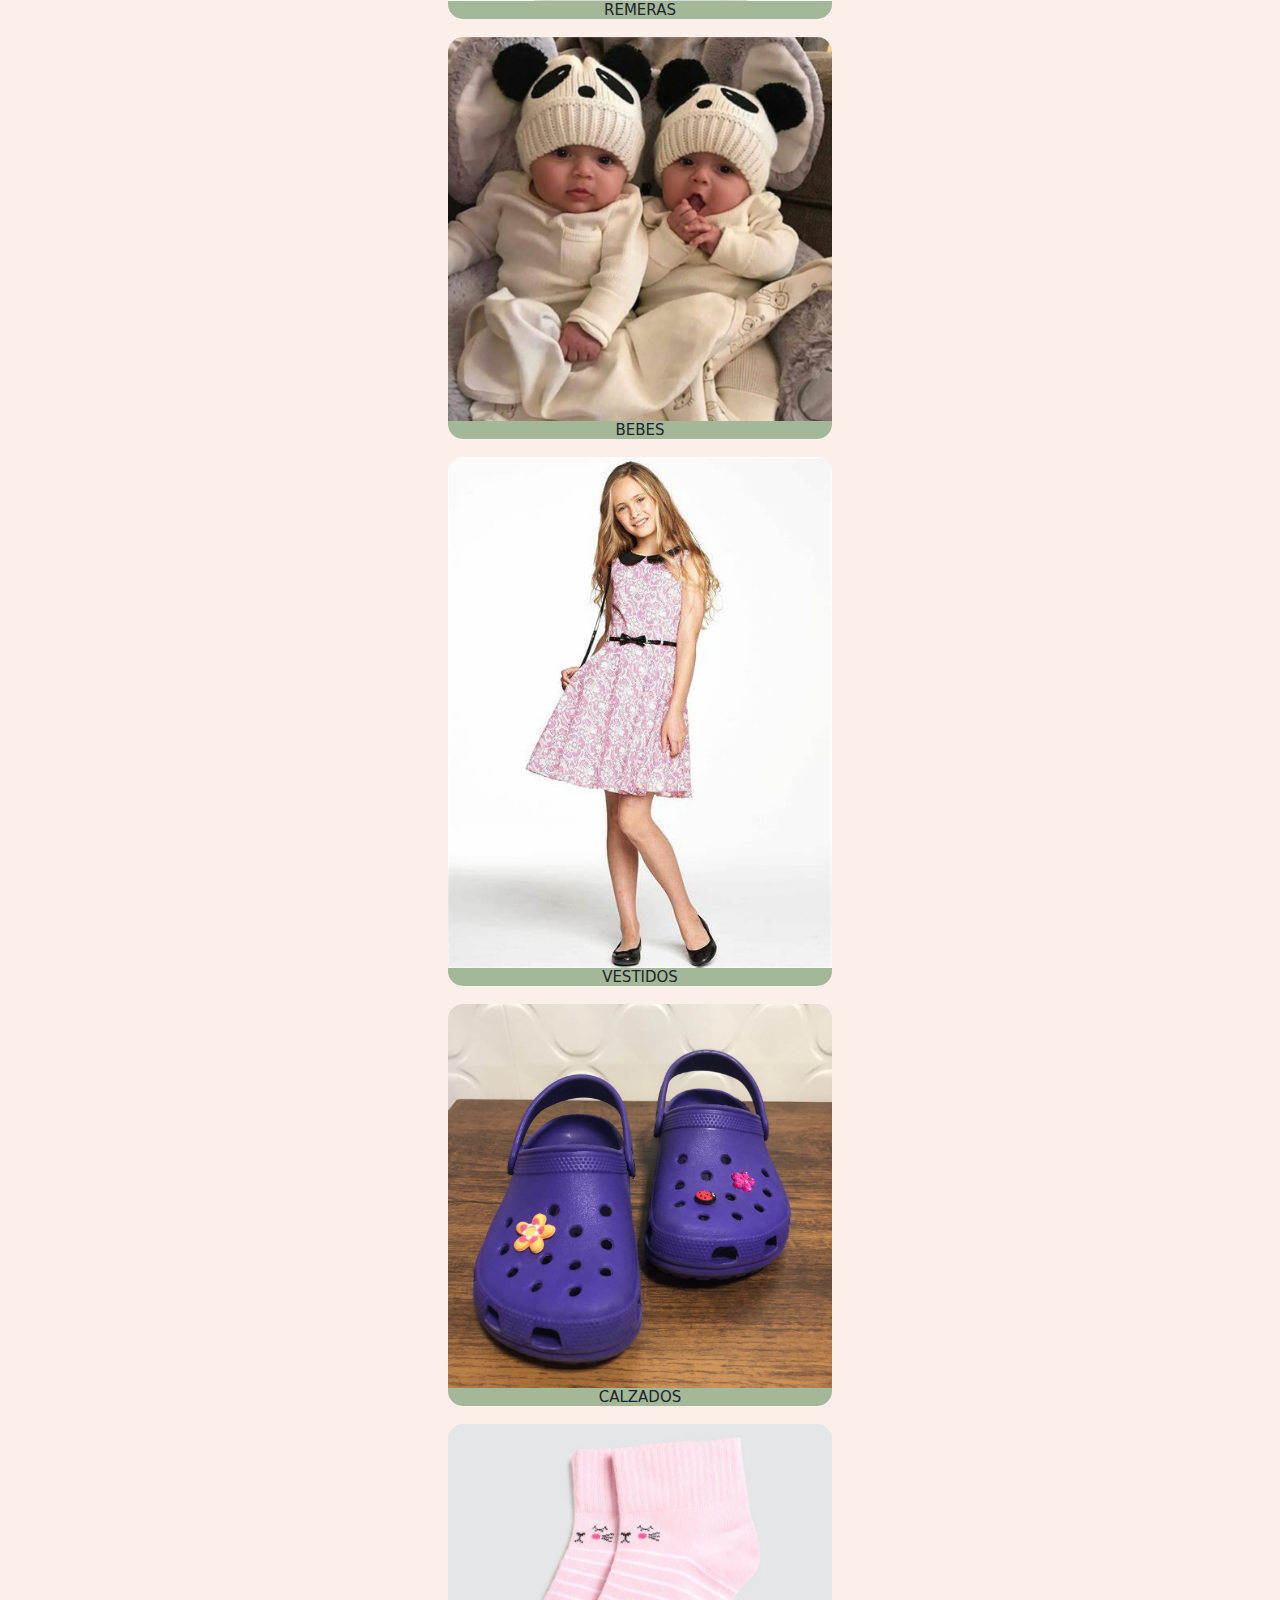
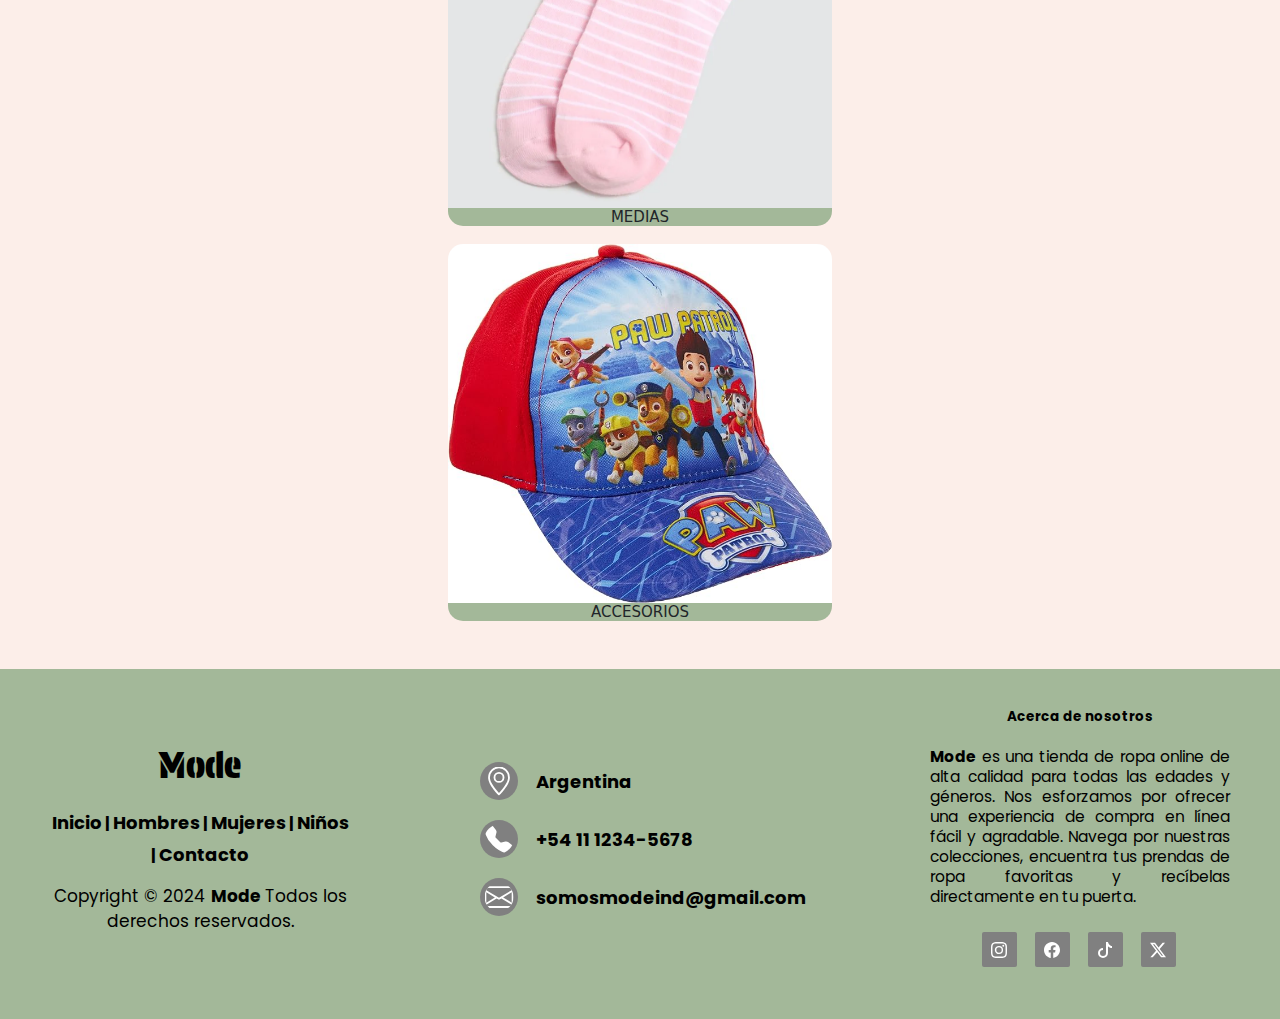
<file: pages/niños.html>
<!doctype html>
<html lang="en">

<head>
    <meta charset="utf-8">
    <meta name="viewport" content="width=device-width, initial-scale=1">
    <title>Niños | Mode Indumentaria</title>
    <meta name="description" content="En MODE compra ropa, calzado y accesorios para Niños de forma online. Aprovecha las ofertas del dia, los envios a toda la Argentina y las cuotas sin interes." >
    <meta name="keywords" content="MODE, ropa, calzado, accesorios, Niños, online, ofertas, envios, Argentina, cuotas" >
    <link rel="shortcut icon" href="https://cdn.vectorstock.com/i/preview-1x/40/90/monogram-letter-m-logo-mockup-thin-line-vector-8474090.jpg">
    <!-- Bootstrap -->
    <link href="https://cdn.jsdelivr.net/npm/bootstrap@5.3.3/dist/css/bootstrap.min.css" rel="stylesheet"
        integrity="sha384-QWTKZyjpPEjISv5WaRU9OFeRpok6YctnYmDr5pNlyT2bRjXh0JMhjY6hW+ALEwIH" crossorigin="anonymous">
    <!-- Link animate.css -->
    <link rel="stylesheet" href="https://cdnjs.cloudflare.com/ajax/libs/animate.css/4.1.1/animate.min.css" />
    <!-- CSS -->
    <link rel="stylesheet" href="../css/style.css">
</head>

<body>
    <!-- Barra de navegacion -->
    <nav class="navbar navbar-expand-md bg-body-tertiary nav-underline navegacion-niños">
        <div class="container-fluid">
            <a class="navbar-brand logo animate__animated animate__flip" href="../index.html">Mode</a>
            <button class="navbar-toggler" type="button" data-bs-toggle="collapse" data-bs-target="#navbarNav"
                aria-controls="navbarNav" aria-expanded="false" aria-label="Toggle navigation">
                <span class="navbar-toggler-icon"></span>
            </button>
            <div class="collapse navbar-collapse" id="navbarNav">
                <ul class="navbar-nav">
                    <li class="nav-item link">
                        <a class="nav-link" href="../index.html">INICIO</a>
                    </li>
                    <li class="nav-item link">
                        <a class="nav-link" href="./hombres.html">HOMBRES</a>
                    </li>
                    <li class="nav-item link">
                        <a class="nav-link" href="./mujeres.html">MUJERES</a>
                    </li>
                    <li class="nav-item link">
                        <a class="nav-link active" aria-current="page" href="./niños.html">NIÑOS</a>
                    </li>
                    <li class="nav-item link">
                        <a class="nav-link" href="./contacto.html">CONTACTO</a>
                    </li>
                </ul>
            </div>
        </div>
    </nav>
    <!-- Main niños -->
    <main class="ropa-niños">
        <div class="ropa1">
            <a href="#">
                <img src="../resources/Niños/pantalones-niños.jpg" alt="pantalones-niños">
            </a>
            <h4>PANTALONES / JEANS</h4>
        </div>

        <div class="ropa2">
            <a href="#">
                <img src="../resources/Niños/buzo-niños.jpg" alt="buzo-niños">
            </a>
            <h4>BUZOS</h4>
        </div>
        <div class="ropa3">
            <a href="#">
                <img src="../resources/Niños/remera-niños.jpg" alt="remera-niños">
            </a>
            <h4>REMERAS</h4>
        </div>
        <div class="ropa4">
            <a href="#">
                <img src="../resources/Niños/bebes-niños.jpg" alt="bebes">
            </a>
            <h4>BEBES</h4>
        </div>
        <div class="ropa5">
            <a href="#">
                <img src="../resources/Niños/vestido-niños.jpg" alt="vestido-niños">
            </a>
            <h4>VESTIDOS</h4>
        </div>
        <div class="ropa6">
            <a href="#">
                <img src="../resources/Niños/calzado-niños.jpg" alt="calzado-niños">
            </a>
            <h4>CALZADOS</h4>
        </div>
        <div class="ropa7">
            <a href="#">
                <img src="../resources/Niños/medias-niños.webp" alt="calzado-niños">
            </a>
            <h4>MEDIAS</h4>
        </div>
        <div class="ropa8">
            <a href="#">
                <img src="../resources/Niños/accesorio-niños.jpg" alt="accesorio-niños">
            </a>
            <h4>ACCESORIOS</h4>
        </div>
    </main>
    <!-- Footer -->
    <footer class="footer-distributed">

        <div class="footer-left">
            <h3>Mode</h3>

            <p class="footer-links">
                <a href="../index.html">Inicio</a>
                |
                <a href="./hombres.html">Hombres</a>
                |
                <a href="./mujeres.html">Mujeres</a>
                |
                <a href="./niños.html">Niños</a>
                |
                <a href="./contacto.html">Contacto</a>
            </p>

            <p class="footer-company-name">Copyright © 2024 <strong>Mode</strong> Todos los derechos reservados.</p>
        </div>

        <div class="footer-center">
            <div>
                <svg xmlns="http://www.w3.org/2000/svg" width="16" height="16" fill="currentColor" class="bi bi-geo-alt" viewBox="0 0 16 16">
                    <path d="M12.166 8.94c-.524 1.062-1.234 2.12-1.96 3.07A32 32 0 0 1 8 14.58a32 32 0 0 1-2.206-2.57c-.726-.95-1.436-2.008-1.96-3.07C3.304 7.867 3 6.862 3 6a5 5 0 0 1 10 0c0 .862-.305 1.867-.834 2.94M8 16s6-5.686 6-10A6 6 0 0 0 2 6c0 4.314 6 10 6 10"/>
                    <path d="M8 8a2 2 0 1 1 0-4 2 2 0 0 1 0 4m0 1a3 3 0 1 0 0-6 3 3 0 0 0 0 6"/>
                </svg>
                <p>Argentina</p>
            </div>

            <div>
                <svg xmlns="http://www.w3.org/2000/svg" width="16" height="16" fill="currentColor" class="bi bi-telephone-fill" viewBox="0 0 16 16">
                    <path fill-rule="evenodd" d="M1.885.511a1.745 1.745 0 0 1 2.61.163L6.29 2.98c.329.423.445.974.315 1.494l-.547 2.19a.68.68 0 0 0 .178.643l2.457 2.457a.68.68 0 0 0 .644.178l2.189-.547a1.75 1.75 0 0 1 1.494.315l2.306 1.794c.829.645.905 1.87.163 2.611l-1.034 1.034c-.74.74-1.846 1.065-2.877.702a18.6 18.6 0 0 1-7.01-4.42 18.6 18.6 0 0 1-4.42-7.009c-.362-1.03-.037-2.137.703-2.877z"/>
                </svg>
                <p>+54 11 1234-5678</p>
            </div>
            <div>
                <svg xmlns="http://www.w3.org/2000/svg" width="16" height="16" fill="currentColor" class="bi bi-envelope" viewBox="0 0 16 16">
                    <path d="M0 4a2 2 0 0 1 2-2h12a2 2 0 0 1 2 2v8a2 2 0 0 1-2 2H2a2 2 0 0 1-2-2zm2-1a1 1 0 0 0-1 1v.217l7 4.2 7-4.2V4a1 1 0 0 0-1-1zm13 2.383-4.708 2.825L15 11.105zm-.034 6.876-5.64-3.471L8 9.583l-1.326-.795-5.64 3.47A1 1 0 0 0 2 13h12a1 1 0 0 0 .966-.741M1 11.105l4.708-2.897L1 5.383z"/>
                </svg>
                <p><a href="#">somosmodeind@gmail.com</a></p>
            </div>
        </div>
        <div class="footer-right">
            <p class="footer-company-about">
                <span>Acerca de nosotros</span>
                <strong>Mode</strong> es una tienda de ropa online de alta calidad para todas las edades y géneros. Nos esforzamos por ofrecer una experiencia de compra en línea fácil y agradable. Navega por
                nuestras colecciones, encuentra tus prendas de ropa favoritas y recíbelas directamente en tu puerta.
            </p>
            <div class="footer-icons">
                <a href="#"><svg xmlns="http://www.w3.org/2000/svg" width="16" height="16" fill="currentColor" class="bi bi-instagram" viewBox="0 0 16 16">
                    <path d="M8 0C5.829 0 5.556.01 4.703.048 3.85.088 3.269.222 2.76.42a3.9 3.9 0 0 0-1.417.923A3.9 3.9 0 0 0 .42 2.76C.222 3.268.087 3.85.048 4.7.01 5.555 0 5.827 0 8.001c0 2.172.01 2.444.048 3.297.04.852.174 1.433.372 1.942.205.526.478.972.923 1.417.444.445.89.719 1.416.923.51.198 1.09.333 1.942.372C5.555 15.99 5.827 16 8 16s2.444-.01 3.298-.048c.851-.04 1.434-.174 1.943-.372a3.9 3.9 0 0 0 1.416-.923c.445-.445.718-.891.923-1.417.197-.509.332-1.09.372-1.942C15.99 10.445 16 10.173 16 8s-.01-2.445-.048-3.299c-.04-.851-.175-1.433-.372-1.941a3.9 3.9 0 0 0-.923-1.417A3.9 3.9 0 0 0 13.24.42c-.51-.198-1.092-.333-1.943-.372C10.443.01 10.172 0 7.998 0zm-.717 1.442h.718c2.136 0 2.389.007 3.232.046.78.035 1.204.166 1.486.275.373.145.64.319.92.599s.453.546.598.92c.11.281.24.705.275 1.485.039.843.047 1.096.047 3.231s-.008 2.389-.047 3.232c-.035.78-.166 1.203-.275 1.485a2.5 2.5 0 0 1-.599.919c-.28.28-.546.453-.92.598-.28.11-.704.24-1.485.276-.843.038-1.096.047-3.232.047s-2.39-.009-3.233-.047c-.78-.036-1.203-.166-1.485-.276a2.5 2.5 0 0 1-.92-.598 2.5 2.5 0 0 1-.6-.92c-.109-.281-.24-.705-.275-1.485-.038-.843-.046-1.096-.046-3.233s.008-2.388.046-3.231c.036-.78.166-1.204.276-1.486.145-.373.319-.64.599-.92s.546-.453.92-.598c.282-.11.705-.24 1.485-.276.738-.034 1.024-.044 2.515-.045zm4.988 1.328a.96.96 0 1 0 0 1.92.96.96 0 0 0 0-1.92m-4.27 1.122a4.109 4.109 0 1 0 0 8.217 4.109 4.109 0 0 0 0-8.217m0 1.441a2.667 2.667 0 1 1 0 5.334 2.667 2.667 0 0 1 0-5.334"/>
                </svg></a>
                <a href="#"><svg xmlns="http://www.w3.org/2000/svg" width="16" height="16" fill="currentColor" class="bi bi-facebook" viewBox="0 0 16 16">
                    <path d="M16 8.049c0-4.446-3.582-8.05-8-8.05C3.58 0-.002 3.603-.002 8.05c0 4.017 2.926 7.347 6.75 7.951v-5.625h-2.03V8.05H6.75V6.275c0-2.017 1.195-3.131 3.022-3.131.876 0 1.791.157 1.791.157v1.98h-1.009c-.993 0-1.303.621-1.303 1.258v1.51h2.218l-.354 2.326H9.25V16c3.824-.604 6.75-3.934 6.75-7.951"/>
                </svg></i></a>
                <a href="#"><svg xmlns="http://www.w3.org/2000/svg" width="16" height="16" fill="currentColor" class="bi bi-tiktok" viewBox="0 0 16 16">
                    <path d="M9 0h1.98c.144.715.54 1.617 1.235 2.512C12.895 3.389 13.797 4 15 4v2c-1.753 0-3.07-.814-4-1.829V11a5 5 0 1 1-5-5v2a3 3 0 1 0 3 3z"/>
                </svg></a>
                <a href="#"><svg xmlns="http://www.w3.org/2000/svg" width="16" height="16" fill="currentColor" class="bi bi-twitter-x" viewBox="0 0 16 16">
                    <path d="M12.6.75h2.454l-5.36 6.142L16 15.25h-4.937l-3.867-5.07-4.425 5.07H.316l5.733-6.57L0 .75h5.063l3.495 4.633L12.601.75Zm-.86 13.028h1.36L4.323 2.145H2.865z"/>
                </svg></a>
            </div>
        </div>
    </footer>
    <script src="https://cdn.jsdelivr.net/npm/bootstrap@5.3.3/dist/js/bootstrap.bundle.min.js"
        integrity="sha384-YvpcrYf0tY3lHB60NNkmXc5s9fDVZLESaAA55NDzOxhy9GkcIdslK1eN7N6jIeHz"
        crossorigin="anonymous"></script>
</body>

</html>
</file>
<file: css/style.css>
@charset "UTF-8";
@import url("https://fonts.googleapis.com/css2?family=Poppins:ital,wght@0,100;0,200;0,300;0,400;0,500;0,600;0,700;0,800;0,900;1,100;1,200;1,300;1,400;1,500;1,600;1,700;1,800;1,900&family=Protest+Guerrilla&display=swap");
* {
  margin: 0;
  padding: 0;
  box-sizing: border-box; }

.navegacion {
  background-color: #a3b899 !important; }
  .navegacion .logo {
    font-family: "Protest Guerrilla", sans-serif;
    font-size: 35px;
    font-weight: 400;
    font-style: normal;
    padding-left: 20px; }
  .navegacion .link {
    padding-right: 20px; }
  .navegacion .navbar-expand-md, .navegacion .navbar-collapse {
    justify-content: space-around; }

.navegacion-hombres {
  background-color: #a3b899 !important; }
  .navegacion-hombres .logo {
    font-family: "Protest Guerrilla", sans-serif;
    font-size: 35px;
    font-weight: 400;
    font-style: normal;
    padding-left: 20px; }
  .navegacion-hombres .link {
    padding-right: 20px; }
  .navegacion-hombres .navbar-expand-md, .navegacion-hombres .navbar-collapse {
    justify-content: space-around; }

.navegacion-mujeres {
  background-color: #a3b899 !important; }
  .navegacion-mujeres .logo {
    font-family: "Protest Guerrilla", sans-serif;
    font-size: 35px;
    font-weight: 400;
    font-style: normal;
    padding-left: 20px; }
  .navegacion-mujeres .link {
    padding-right: 20px; }
  .navegacion-mujeres .navbar-expand-md, .navegacion-mujeres .navbar-collapse {
    justify-content: space-around; }

.navegacion-niños {
  background-color: #a3b899 !important; }
  .navegacion-niños .logo {
    font-family: "Protest Guerrilla", sans-serif;
    font-size: 35px;
    font-weight: 400;
    font-style: normal;
    padding-left: 20px; }
  .navegacion-niños .link {
    padding-right: 20px; }
  .navegacion-niños .navbar-expand-md, .navegacion-niños .navbar-collapse {
    justify-content: space-around; }

.main-content {
  background-color: #fceee9;
  padding-top: 25px;
  padding-bottom: 25px; }
  .main-content .main-container {
    text-align: start;
    width: 100%;
    height: 100%;
    padding: 50px; }
  .main-content .presentacion {
    color: #000000;
    padding-bottom: 15px;
    font-family: "Poppins", sans-serif;
    font-weight: 400;
    font-style: normal; }
    .main-content .presentacion a {
      color: #a3b899;
      text-decoration: none;
      font-weight: bolder; }
  .main-content .subtitulo {
    text-align: center;
    font-family: "Poppins", sans-serif;
    font-size: 35px;
    padding-top: 30px; }
  .main-content .presentacion-ropa {
    padding: 35px;
    display: grid; }
    .main-content .presentacion-ropa .div-img {
      width: 60%;
      margin: 10px auto;
      display: flex;
      flex-direction: column;
      align-items: center;
      justify-content: center; }
      .main-content .presentacion-ropa .div-img a img {
        width: 100%;
        height: 150px;
        margin: 3px; }
      .main-content .presentacion-ropa .div-img .descripcion h4 {
        font-family: "Poppins", sans-serif;
        font-size: 15px;
        text-align: center; }
      .main-content .presentacion-ropa .div-img .descripcion p {
        font-family: "Poppins", sans-serif;
        text-align: center;
        margin: 0 !important; }

.ropa-hombre {
  background-color: #fceee9;
  padding-top: 35px;
  padding-bottom: 35px; }
  .ropa-hombre .hombre1 {
    display: flex;
    margin: 0 10px;
    border-bottom: 3px solid #aae071; }
    .ropa-hombre .hombre1 .img1 {
      width: 50%;
      height: 60%;
      padding: 10px 10px 10px 15px; }
    .ropa-hombre .hombre1 .texto1 {
      font-family: "Poppins", sans-serif;
      padding-right: 10px; }
      .ropa-hombre .hombre1 .texto1 h4 {
        font-size: 15px;
        padding-top: 5px;
        border-bottom: 2px solid #000000; }
      .ropa-hombre .hombre1 .texto1 p {
        font-size: 12.5px; }
  .ropa-hombre .hombre2 {
    display: flex;
    margin: 0 10px;
    border-bottom: 3px solid #aae071; }
    .ropa-hombre .hombre2 .img2 {
      width: 50%;
      height: 60%;
      padding: 10px 10px 10px 15px; }
    .ropa-hombre .hombre2 .texto2 {
      font-family: "Poppins", sans-serif;
      padding-right: 10px; }
      .ropa-hombre .hombre2 .texto2 h4 {
        font-size: 15px;
        padding-top: 5px;
        border-bottom: 2px solid #000000; }
      .ropa-hombre .hombre2 .texto2 p {
        font-size: 14.5px; }
  .ropa-hombre .hombre3 {
    display: flex;
    margin: 0 10px;
    border-bottom: 3px solid #aae071; }
    .ropa-hombre .hombre3 .img3 {
      width: 50%;
      height: 60%;
      padding: 10px 10px 10px 15px; }
    .ropa-hombre .hombre3 .texto3 {
      font-family: "Poppins", sans-serif;
      padding-right: 10px; }
      .ropa-hombre .hombre3 .texto3 h4 {
        font-size: 15px;
        padding-top: 5px;
        border-bottom: 2px solid #000000; }
      .ropa-hombre .hombre3 .texto3 p {
        font-size: 14.5px; }
  .ropa-hombre .hombre4 {
    display: flex;
    margin: 0 10px;
    border-bottom: 3px solid #aae071; }
    .ropa-hombre .hombre4 .img4 {
      width: 50%;
      height: 60%;
      padding: 10px 10px 10px 15px; }
    .ropa-hombre .hombre4 .texto4 {
      font-family: "Poppins", sans-serif;
      padding-right: 10px; }
      .ropa-hombre .hombre4 .texto4 h4 {
        font-size: 15px;
        padding-top: 5px;
        border-bottom: 2px solid #000000; }
      .ropa-hombre .hombre4 .texto4 p {
        font-size: 11.8px; }
  .ropa-hombre .hombre5 {
    display: flex;
    margin: 0 10px;
    border-bottom: 3px solid #aae071; }
    .ropa-hombre .hombre5 .img5 {
      width: 50%;
      height: 60%;
      padding: 10px 10px 10px 15px; }
    .ropa-hombre .hombre5 .texto5 {
      font-family: "Poppins", sans-serif;
      padding-right: 10px; }
      .ropa-hombre .hombre5 .texto5 h4 {
        font-size: 15px;
        padding-top: 5px;
        border-bottom: 2px solid #000000; }
      .ropa-hombre .hombre5 .texto5 p {
        font-size: 12.5px; }
  .ropa-hombre .hombre6 {
    display: flex;
    margin: 0 10px;
    border-bottom: 3px solid #aae071; }
    .ropa-hombre .hombre6 .img6 {
      width: 50%;
      height: 60%;
      padding: 10px 10px 10px 15px; }
    .ropa-hombre .hombre6 .texto6 {
      font-family: "Poppins", sans-serif;
      padding-right: 10px; }
      .ropa-hombre .hombre6 .texto6 h4 {
        font-size: 15px;
        padding-top: 5px;
        border-bottom: 2px solid #000000; }
      .ropa-hombre .hombre6 .texto6 p {
        font-size: 11.2px; }
  .ropa-hombre .hombre7 {
    display: flex;
    margin: 0 10px;
    border-bottom: 3px solid #aae071; }
    .ropa-hombre .hombre7 .img7 {
      width: 50%;
      height: 225px;
      padding: 10px 10px 10px 15px; }
    .ropa-hombre .hombre7 .texto7 {
      font-family: "Poppins", sans-serif;
      padding-right: 10px; }
      .ropa-hombre .hombre7 .texto7 h4 {
        font-size: 15px;
        padding-top: 5px;
        border-bottom: 2px solid #000000; }
      .ropa-hombre .hombre7 .texto7 p {
        font-size: 13.5px; }
  .ropa-hombre .hombre8 {
    display: flex;
    margin: 0 10px;
    border-bottom: 3px solid #aae071; }
    .ropa-hombre .hombre8 .img8 {
      width: 50%;
      height: 60%;
      padding: 10px 10px 10px 15px; }
    .ropa-hombre .hombre8 .texto8 {
      font-family: "Poppins", sans-serif;
      padding-right: 10px; }
      .ropa-hombre .hombre8 .texto8 h4 {
        font-size: 15px;
        padding-top: 5px;
        border-bottom: 2px solid #000000; }
      .ropa-hombre .hombre8 .texto8 p {
        font-size: 14.5px; }

.ropa-mujeres {
  background-color: #fceee9;
  padding-top: 35px;
  padding-bottom: 35px;
  display: grid; }
  .ropa-mujeres div {
    width: 30%;
    border-radius: 15px;
    margin: 5px auto; }
    .ropa-mujeres div:hover {
      transform: scale(1.05);
      transition: 2s; }
  .ropa-mujeres h4 {
    text-align: center;
    background-color: #a3b899;
    border-bottom-left-radius: 15px;
    border-bottom-right-radius: 15px;
    font-size: 15PX; }
  .ropa-mujeres img {
    width: 100%;
    height: auto;
    border-radius: 15px;
    border-bottom-left-radius: 0;
    border-bottom-right-radius: 0; }

.ropa-niños {
  background-color: #fceee9;
  padding-top: 35px;
  padding-bottom: 35px;
  display: grid; }
  .ropa-niños div {
    width: 30%;
    border-radius: 15px;
    margin: 5px auto; }
    .ropa-niños div:hover {
      transform: scale(1.05);
      transition: 2s; }
  .ropa-niños h4 {
    text-align: center;
    background-color: #a3b899;
    border-bottom-left-radius: 15px;
    border-bottom-right-radius: 15px;
    font-size: 15PX; }
  .ropa-niños img {
    width: 100%;
    height: auto;
    border-radius: 15px;
    border-bottom-left-radius: 0;
    border-bottom-right-radius: 0; }

.main-contacto {
  display: flex;
  position: relative;
  align-items: center;
  justify-content: center;
  min-height: 100vh;
  font-family: "Poppins", sans-serif;
  background-color: #fceee9; }
  .main-contacto .container {
    width: 350px;
    height: 400px;
    display: flex;
    flex-direction: column;
    align-items: center;
    justify-content: center;
    position: relative;
    border-radius: 3px;
    border: 2px solid #bcdfb1;
    background: linear-gradient(to right, #a3b899, #aae071);
    box-shadow: rgba(0, 0, 0, 0.25) 0px 3px 8px; }
    .main-contacto .container h2 {
      font-size: 20px;
      font-weight: 600;
      color: #ffffff;
      margin-top: 20px;
      margin-bottom: 20px;
      text-align: center; }
    .main-contacto .container form {
      display: flex;
      flex-direction: column; }
      .main-contacto .container form .input {
        margin: 1em 0 1em 0;
        width: 300px;
        position: relative; }
        .main-contacto .container form .input input {
          font-size: 100%;
          padding: 0.7em;
          outline: none;
          color: #ffffff;
          border: none;
          background: transparent;
          border-bottom: 2px solid #ffffff;
          border-radius: none;
          width: 100%; }
        .main-contacto .container form .input textarea {
          margin: 1em 0 1em 0;
          width: 300px;
          position: relative;
          font-size: 100%;
          padding: 0.7em;
          outline: none;
          color: #ffffff;
          border: none;
          background: transparent;
          border-bottom: 2px solid #ffffff;
          border-radius: none;
          width: 100%;
          resize: none; }
        .main-contacto .container form .input label {
          font-size: 100%;
          position: absolute;
          left: 0;
          color: #ffffff;
          padding: 0.7em;
          margin-left: 0.1em;
          pointer-events: none;
          transition: all 0.5s ease;
          text-transform: uppercase; }
        .main-contacto .container form .input:is(input:focus) ~ label {
          transform: translateY(-50%) scale(0.9);
          margin: 0em;
          padding: 0.4em;
          background: transparent; }
        .main-contacto .container form .input:is(input:valid) ~ label {
          transform: translateY(-50%) scale(0.9);
          margin: 0em;
          padding: 0.4em;
          background: transparent; }
      .main-contacto .container form button {
        color: #ffffff;
        font-size: 15px;
        align-self: flex-start;
        padding: 0.6em;
        border: none;
        cursor: pointer;
        margin-bottom: 30px;
        background: transparent;
        transition: all 0.3s ease-in-out;
        position: relative;
        overflow: hidden; }
        .main-contacto .container form button:before {
          content: "";
          position: relative;
          bottom: 100%;
          left: 0;
          width: 100%;
          height: 100%;
          background: #ffffff;
          opacity: 0;
          transition: opacity 0.3s ease-in-out; }
        .main-contacto .container form button:hover {
          transform: translateY(-3px);
          box-shadow: 0 5px 15px rgba(0, 0, 0, 0.3); }

.footer-distributed {
  display: flex;
  align-items: center;
  justify-content: center;
  flex-direction: column;
  background-color: #a3b899;
  box-sizing: border-box;
  width: 100%;
  text-align: left;
  font-size: 16px;
  font-weight: bold;
  font-family: "Poppins", sans-serif;
  padding: 50px 50px 60px 50px; }
  .footer-distributed .footer-left {
    display: flex;
    flex-direction: column;
    text-align: center;
    width: 300px; }
    .footer-distributed .footer-left h3 {
      color: #000000;
      font-size: 36px;
      font-weight: normal;
      font-family: "Protest Guerrilla", sans-serif;
      margin: 0; }
    .footer-distributed .footer-left .footer-links {
      color: #000000;
      margin: 20px 0 12px; }
      .footer-distributed .footer-left .footer-links a {
        display: inline-block;
        line-height: 1.8;
        text-decoration: none;
        color: inherit;
        font-size: 12.5px; }
        .footer-distributed .footer-left .footer-links a:hover {
          color: #aae071; }
    .footer-distributed .footer-left .footer-company-name {
      color: #000000;
      font-size: 12.5px;
      font-weight: normal;
      margin: 0; }
  .footer-distributed .footer-center {
    display: flex;
    flex-direction: column;
    align-items: flex-start;
    margin: 15px auto;
    width: 300px; }
    .footer-distributed .footer-center svg {
      background-color: #808080;
      color: #ffffff;
      font-size: 25px;
      width: 38px;
      height: 38px;
      padding: 4.5px;
      border-radius: 50%;
      text-align: center;
      line-height: 42px;
      margin: 10px 15px;
      vertical-align: middle; }
    .footer-distributed .footer-center p {
      display: inline-block;
      color: #000000;
      vertical-align: middle;
      margin: 0;
      font-size: 15px; }
      .footer-distributed .footer-center p a {
        color: #000000;
        text-decoration: none; }
        .footer-distributed .footer-center p a:hover {
          color: #aae071; }
  .footer-distributed .footer-right {
    display: flex;
    flex-direction: column;
    align-items: center;
    width: 300px; }
    .footer-distributed .footer-right .footer-company-about {
      line-height: 20px;
      color: #000000;
      text-align: justify;
      font-size: 13px;
      font-weight: normal;
      margin: 0; }
      .footer-distributed .footer-right .footer-company-about span {
        display: block;
        color: #000000;
        text-align: center;
        font-size: 22px;
        font-weight: bold;
        margin-bottom: 20px; }
    .footer-distributed .footer-right .footer-icons {
      margin-top: 25px;
      display: flex;
      justify-content: space-evenly;
      gap: 15px; }
      .footer-distributed .footer-right .footer-icons a {
        display: inline-block;
        width: 35px;
        height: 35px;
        cursor: pointer;
        background-color: #808080;
        border-radius: 2px;
        font-size: 20px;
        color: #ffffff;
        text-align: center;
        line-height: 35px;
        margin-right: 3px;
        margin-bottom: 5px; }
        .footer-distributed .footer-right .footer-icons a:hover {
          background-color: #aae071; }

@media (min-width: 767px) {
  .presentacion-ropa {
    display: grid;
    grid-template-columns: repeat(2, 1fr); }
    .presentacion-ropa .div-img a {
      width: 150px;
      height: 175px; }
      .presentacion-ropa .div-img a img {
        height: 100% !important;
        padding: 7px; }
  .ropa-hombre .hombre1 .img1 {
    width: 35%;
    height: 250px; }
  .ropa-hombre .hombre1 .texto1 h4 {
    font-size: 20px; }
  .ropa-hombre .hombre1 .texto1 p {
    padding-top: 10px;
    font-size: 18px; }
  .ropa-hombre .hombre2 .img2 {
    width: 35%;
    height: 280px; }
  .ropa-hombre .hombre2 .texto2 h4 {
    font-size: 20px; }
  .ropa-hombre .hombre2 .texto2 p {
    padding-top: 10px;
    font-size: 18px; }
  .ropa-hombre .hombre3 .img3 {
    width: 35%;
    height: 250px; }
  .ropa-hombre .hombre3 .texto3 h4 {
    font-size: 20px; }
  .ropa-hombre .hombre3 .texto3 p {
    padding-top: 10px;
    font-size: 18px; }
  .ropa-hombre .hombre4 .img4 {
    width: 197.5px;
    height: 215px; }
  .ropa-hombre .hombre4 .texto4 h4 {
    font-size: 20px; }
  .ropa-hombre .hombre4 .texto4 p {
    padding-top: 10px;
    font-size: 18px; }
  .ropa-hombre .hombre5 .img5 {
    width: 197.5px;
    height: 215px; }
  .ropa-hombre .hombre5 .texto5 h4 {
    font-size: 20px; }
  .ropa-hombre .hombre5 .texto5 p {
    padding-top: 10px;
    font-size: 18px; }
  .ropa-hombre .hombre6 .img6 {
    width: 197.5px;
    height: 230px; }
  .ropa-hombre .hombre6 .texto6 h4 {
    font-size: 20px; }
  .ropa-hombre .hombre6 .texto6 p {
    padding-top: 10px;
    font-size: 18px; }
  .ropa-hombre .hombre7 .img7 {
    width: 197.5px;
    height: 215px; }
  .ropa-hombre .hombre7 .texto7 h4 {
    font-size: 20px; }
  .ropa-hombre .hombre7 .texto7 p {
    padding-top: 10px;
    font-size: 18px; }
  .ropa-hombre .hombre8 .img8 {
    width: 197.5px; }
  .ropa-hombre .hombre8 .texto8 h4 {
    font-size: 20px; }
  .ropa-hombre .hombre8 .texto8 p {
    padding-top: 10px;
    font-size: 18px; }
  .main-form {
    display: flex;
    flex-direction: row;
    align-items: center; }
    .main-form .contact-form {
      width: 50%; }
      .main-form .contact-form h3 {
        font-size: 40px; }
      .main-form .contact-form p {
        font-size: 20px; }
      .main-form .contact-form button {
        font-size: 20px;
        font-weight: bold; }
  .footer-distributed {
    display: flex;
    flex-direction: row;
    height: 350px;
    gap: 0 15px; }
    .footer-distributed .footer-center {
      width: 350px; }
      .footer-distributed .footer-center p {
        font-size: 11px; }
    .footer-distributed .footer-right .footer-company-about {
      font-size: 11px; }
      .footer-distributed .footer-right .footer-company-about span {
        font-size: 13.5px; } }

@media (min-width: 927px) {
  nav .logo {
    font-size: 35px !important; }
  nav .nav-link {
    font-size: 20px; }
  .presentacion-ropa {
    display: grid;
    grid-template-columns: repeat(2, 1fr); }
    .presentacion-ropa .div-img a {
      width: 175px;
      height: 200px; }
      .presentacion-ropa .div-img a img {
        height: 100% !important; }
  .ropa-hombre .hombre1 .img1 {
    width: 35%;
    height: 250px; }
  .ropa-hombre .hombre1 .texto1 h4 {
    font-size: 20px; }
  .ropa-hombre .hombre1 .texto1 p {
    padding-top: 10px;
    font-size: 18px; }
  .ropa-hombre .hombre2 .img2 {
    width: 35%;
    height: 280px; }
  .ropa-hombre .hombre2 .texto2 h4 {
    font-size: 20px; }
  .ropa-hombre .hombre2 .texto2 p {
    padding-top: 10px;
    font-size: 18px; }
  .ropa-hombre .hombre3 .img3 {
    width: 35%;
    height: 250px; }
  .ropa-hombre .hombre3 .texto3 h4 {
    font-size: 20px; }
  .ropa-hombre .hombre3 .texto3 p {
    padding-top: 10px;
    font-size: 18px; }
  .ropa-hombre .hombre4 .img4 {
    width: 197.5px;
    height: 215px; }
  .ropa-hombre .hombre4 .texto4 h4 {
    font-size: 20px; }
  .ropa-hombre .hombre4 .texto4 p {
    padding-top: 10px;
    font-size: 18px; }
  .ropa-hombre .hombre5 .img5 {
    width: 197.5px;
    height: 215px; }
  .ropa-hombre .hombre5 .texto5 h4 {
    font-size: 20px; }
  .ropa-hombre .hombre5 .texto5 p {
    padding-top: 10px;
    font-size: 18px; }
  .ropa-hombre .hombre6 .img6 {
    width: 197.5px;
    height: 230px; }
  .ropa-hombre .hombre6 .texto6 h4 {
    font-size: 20px; }
  .ropa-hombre .hombre6 .texto6 p {
    padding-top: 10px;
    font-size: 18px; }
  .ropa-hombre .hombre7 .img7 {
    width: 197.5px;
    height: 215px; }
  .ropa-hombre .hombre7 .texto7 h4 {
    font-size: 20px; }
  .ropa-hombre .hombre7 .texto7 p {
    padding-top: 10px;
    font-size: 18px; }
  .ropa-hombre .hombre8 .img8 {
    width: 197.5px; }
  .ropa-hombre .hombre8 .texto8 h4 {
    font-size: 20px; }
  .ropa-hombre .hombre8 .texto8 p {
    padding-top: 10px;
    font-size: 18px; }
  .container {
    width: 400px !important;
    height: 450px !important; }
    .container h2 {
      font-size: 35px !important;
      padding-top: 25px; }
    .container form {
      align-items: center; }
      .container form input {
        font-size: 18px !important; }
      .container form label {
        font-size: 22.5px !important;
        padding: 0.4em !important; }
      .container form button {
        font-size: 25px !important; }
  .footer-distributed .footer-left .footer-links a {
    font-size: 15px; }
  .footer-distributed .footer-left .footer-company-name {
    font-size: 15px; }
  .footer-distributed .footer-center p {
    font-size: 15px; }
  .footer-distributed .footer-right .footer-company-about {
    font-size: 13.5px; } }

@media (min-width: 1144px) {
  nav .logo {
    font-size: 45px !important; }
  nav .nav-link {
    font-size: 22.5px; }
  .main-container h2 {
    font-size: 45px; }
  .main-container p {
    font-size: 20px; }
  .presentacion-ropa {
    display: grid;
    grid-template-columns: repeat(4, 1fr); }
    .presentacion-ropa .div-img a {
      width: 250px;
      height: 275px; }
      .presentacion-ropa .div-img a img {
        height: 100% !important; }
  .ropa-hombre .hombre1 .img1 {
    width: 50%;
    height: 300px; }
  .ropa-hombre .hombre1 .texto1 h4 {
    font-size: 30px; }
  .ropa-hombre .hombre1 .texto1 p {
    padding-top: 10px;
    font-size: 22.5px; }
  .ropa-hombre .hombre2 .img2 {
    width: 45%;
    height: 300px; }
  .ropa-hombre .hombre2 .texto2 h4 {
    font-size: 30px; }
  .ropa-hombre .hombre2 .texto2 p {
    padding-top: 10px;
    font-size: 22.5px; }
  .ropa-hombre .hombre3 .img3 {
    width: 40%;
    height: 300px; }
  .ropa-hombre .hombre3 .texto3 h4 {
    font-size: 30px; }
  .ropa-hombre .hombre3 .texto3 p {
    padding-top: 10px;
    font-size: 22.5px; }
  .ropa-hombre .hombre4 .img4 {
    width: 235px;
    height: 245px; }
  .ropa-hombre .hombre4 .texto4 h4 {
    font-size: 30px; }
  .ropa-hombre .hombre4 .texto4 p {
    padding-top: 10px;
    font-size: 22.5px; }
  .ropa-hombre .hombre5 .img5 {
    width: 46.5%;
    height: 245px; }
  .ropa-hombre .hombre5 .texto5 h4 {
    font-size: 30px; }
  .ropa-hombre .hombre5 .texto5 p {
    padding-top: 10px;
    font-size: 22.5px; }
  .ropa-hombre .hombre6 .img6 {
    width: 35%;
    height: 260px; }
  .ropa-hombre .hombre6 .texto6 h4 {
    font-size: 30px; }
  .ropa-hombre .hombre6 .texto6 p {
    padding-top: 10px;
    font-size: 22.5px; }
  .ropa-hombre .hombre7 .img7 {
    width: 35%;
    height: 233px; }
  .ropa-hombre .hombre7 .texto7 h4 {
    font-size: 30px; }
  .ropa-hombre .hombre7 .texto7 p {
    padding-top: 10px;
    font-size: 22.5px; }
  .ropa-hombre .hombre8 .img8 {
    width: 35%;
    height: 340px; }
  .ropa-hombre .hombre8 .texto8 h4 {
    font-size: 30px; }
  .ropa-hombre .hombre8 .texto8 p {
    padding-top: 10px;
    font-size: 22.5px; }
  .container {
    width: 500px !important;
    height: 550px !important; }
    .container h2 {
      font-size: 40px !important;
      padding-top: 25px; }
    .container form {
      align-items: center; }
      .container form input {
        font-size: 20px !important; }
      .container form label {
        font-size: 25px !important;
        padding: 0.4em !important; }
      .container form button {
        font-size: 27.5px !important; }
  .footer-distributed .footer-left .footer-links a {
    font-size: 18px; }
  .footer-distributed .footer-left .footer-company-name {
    font-size: 17px; }
  .footer-distributed .footer-center p {
    font-size: 18px; }
  .footer-distributed .footer-right .footer-company-about {
    font-size: 15.5px; } }
</file>
